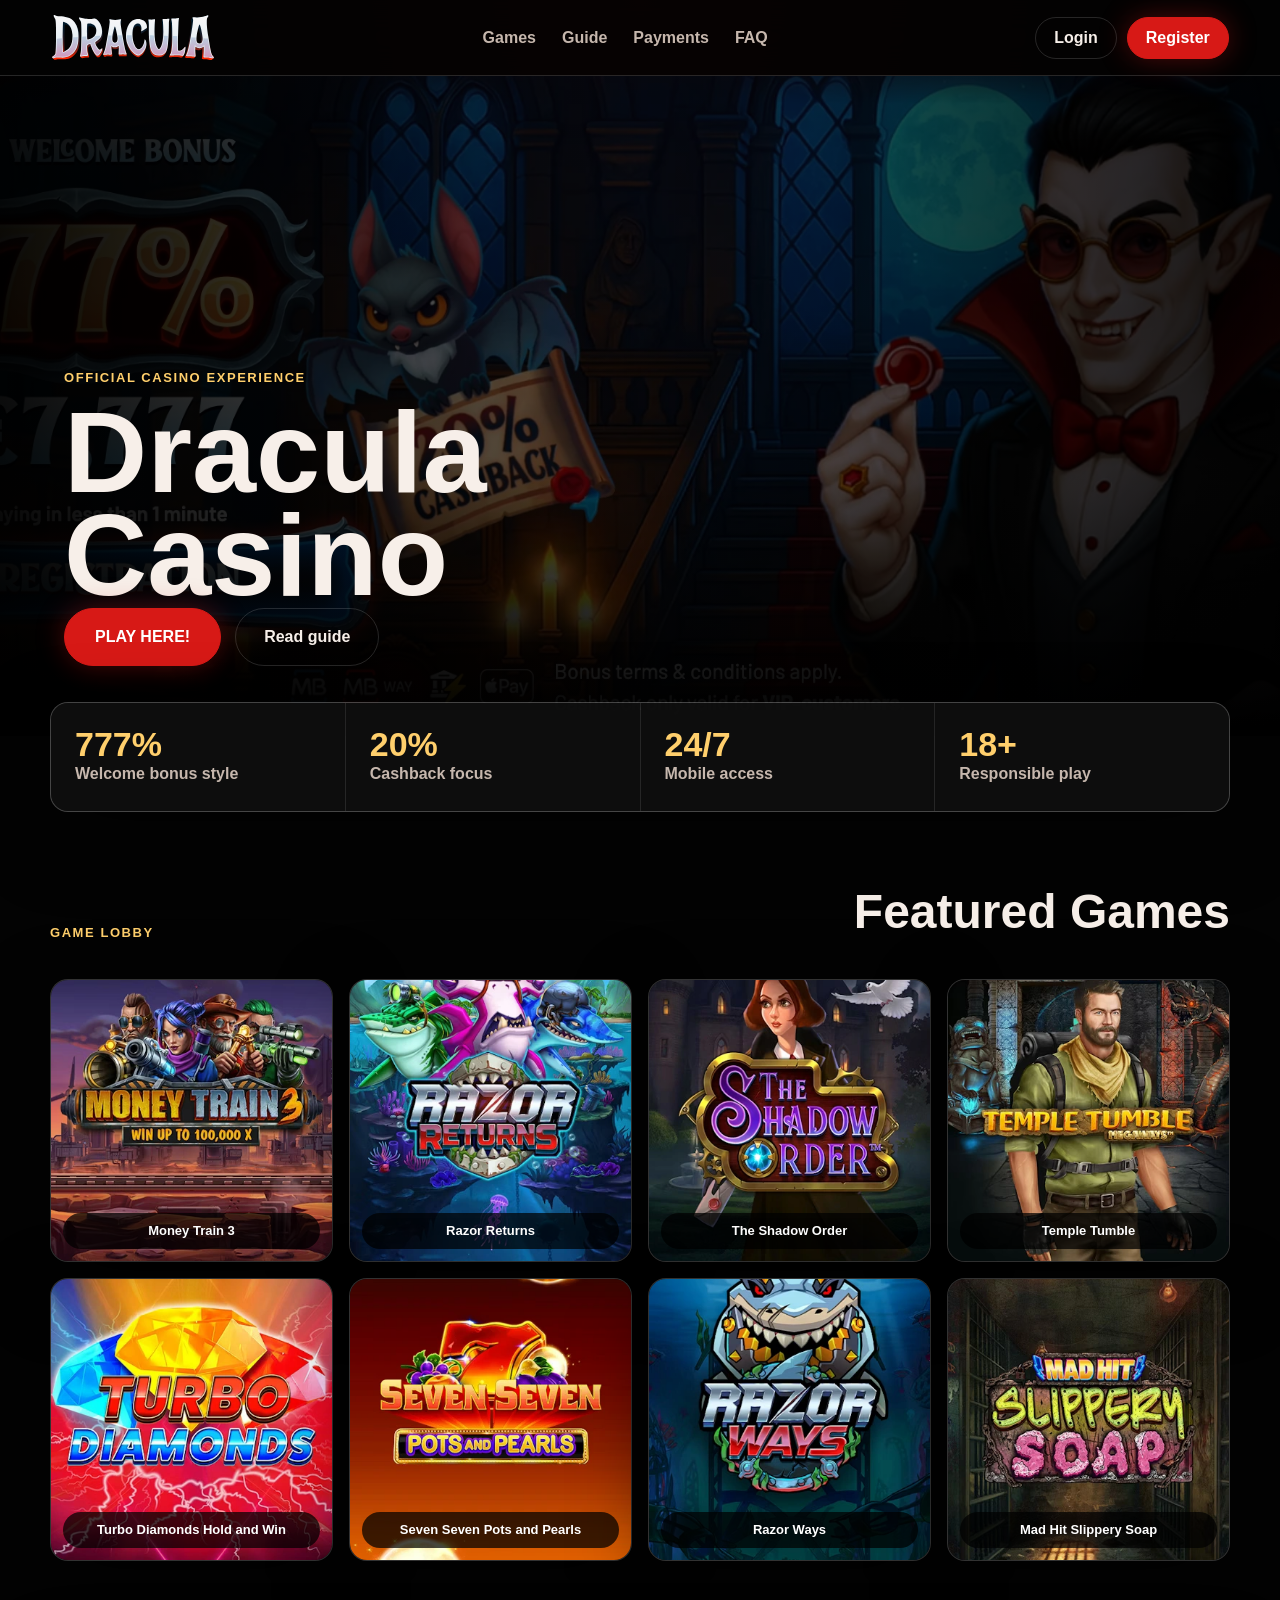
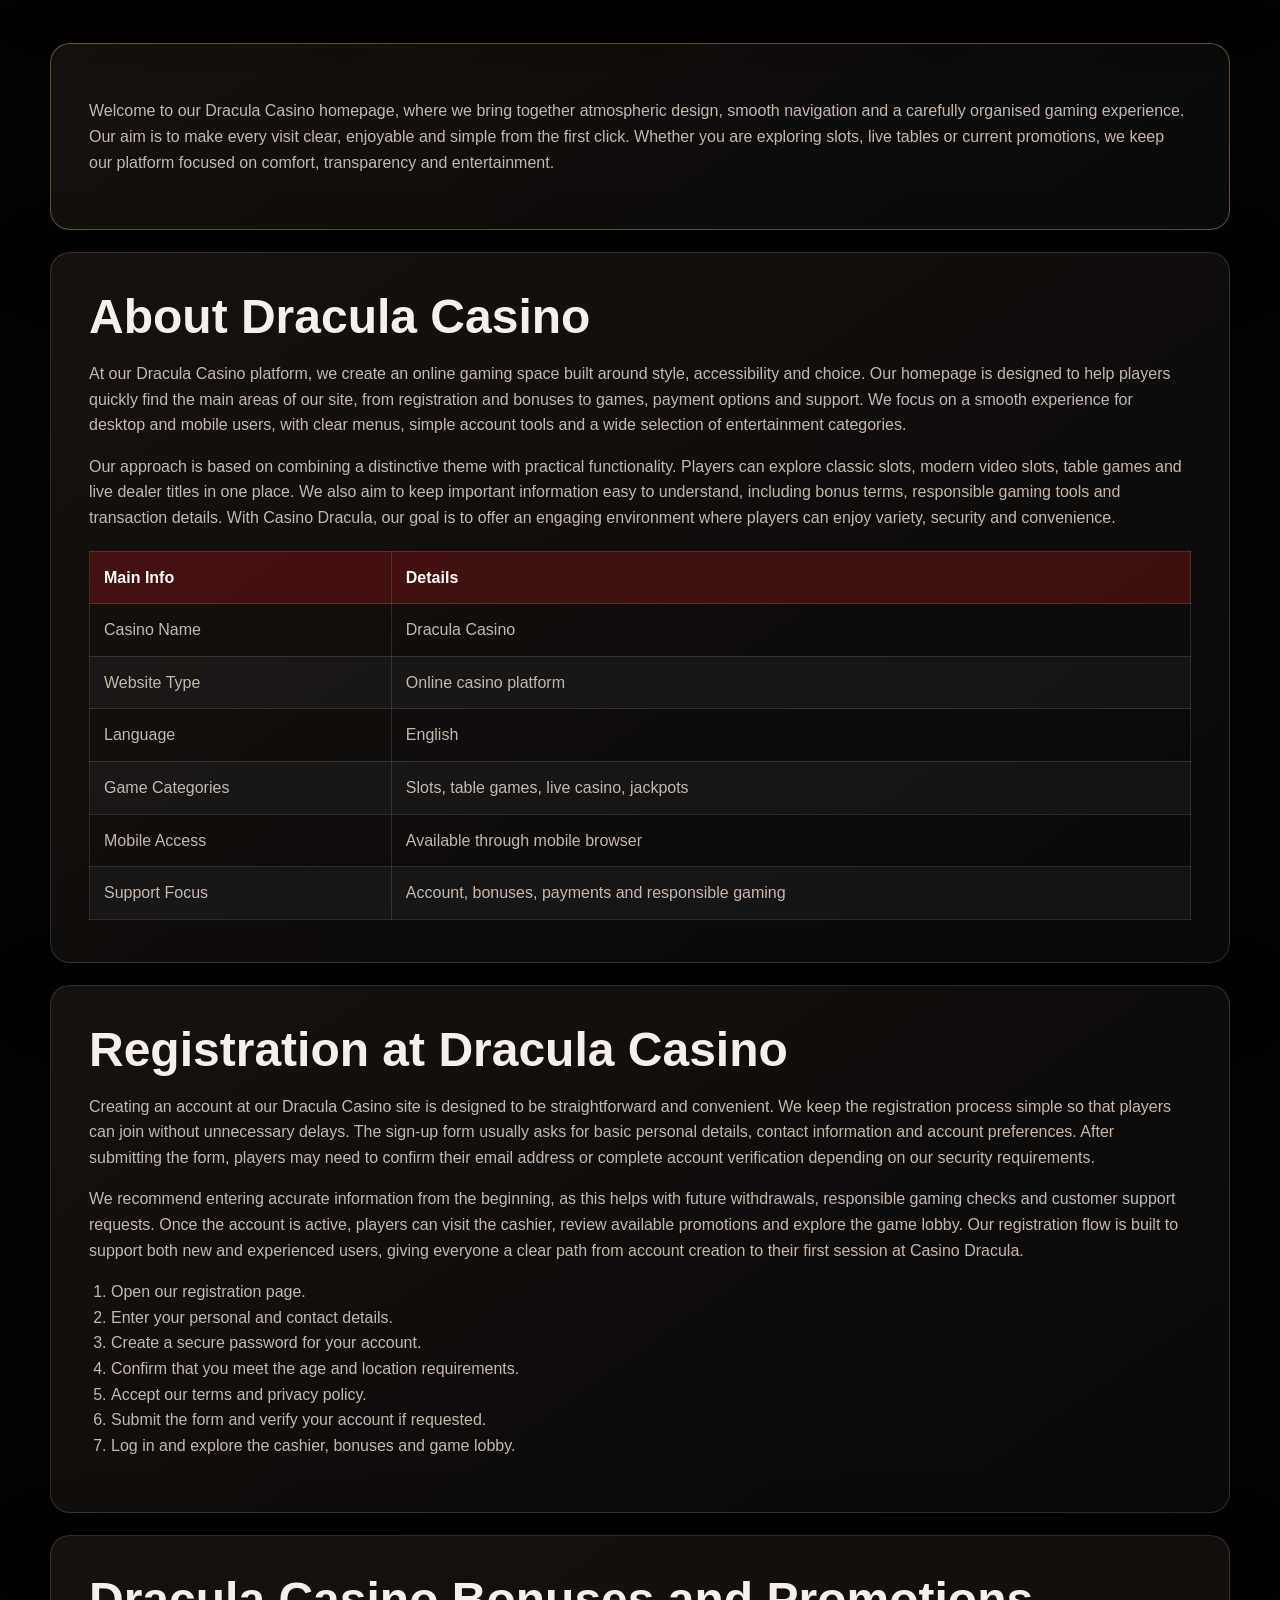
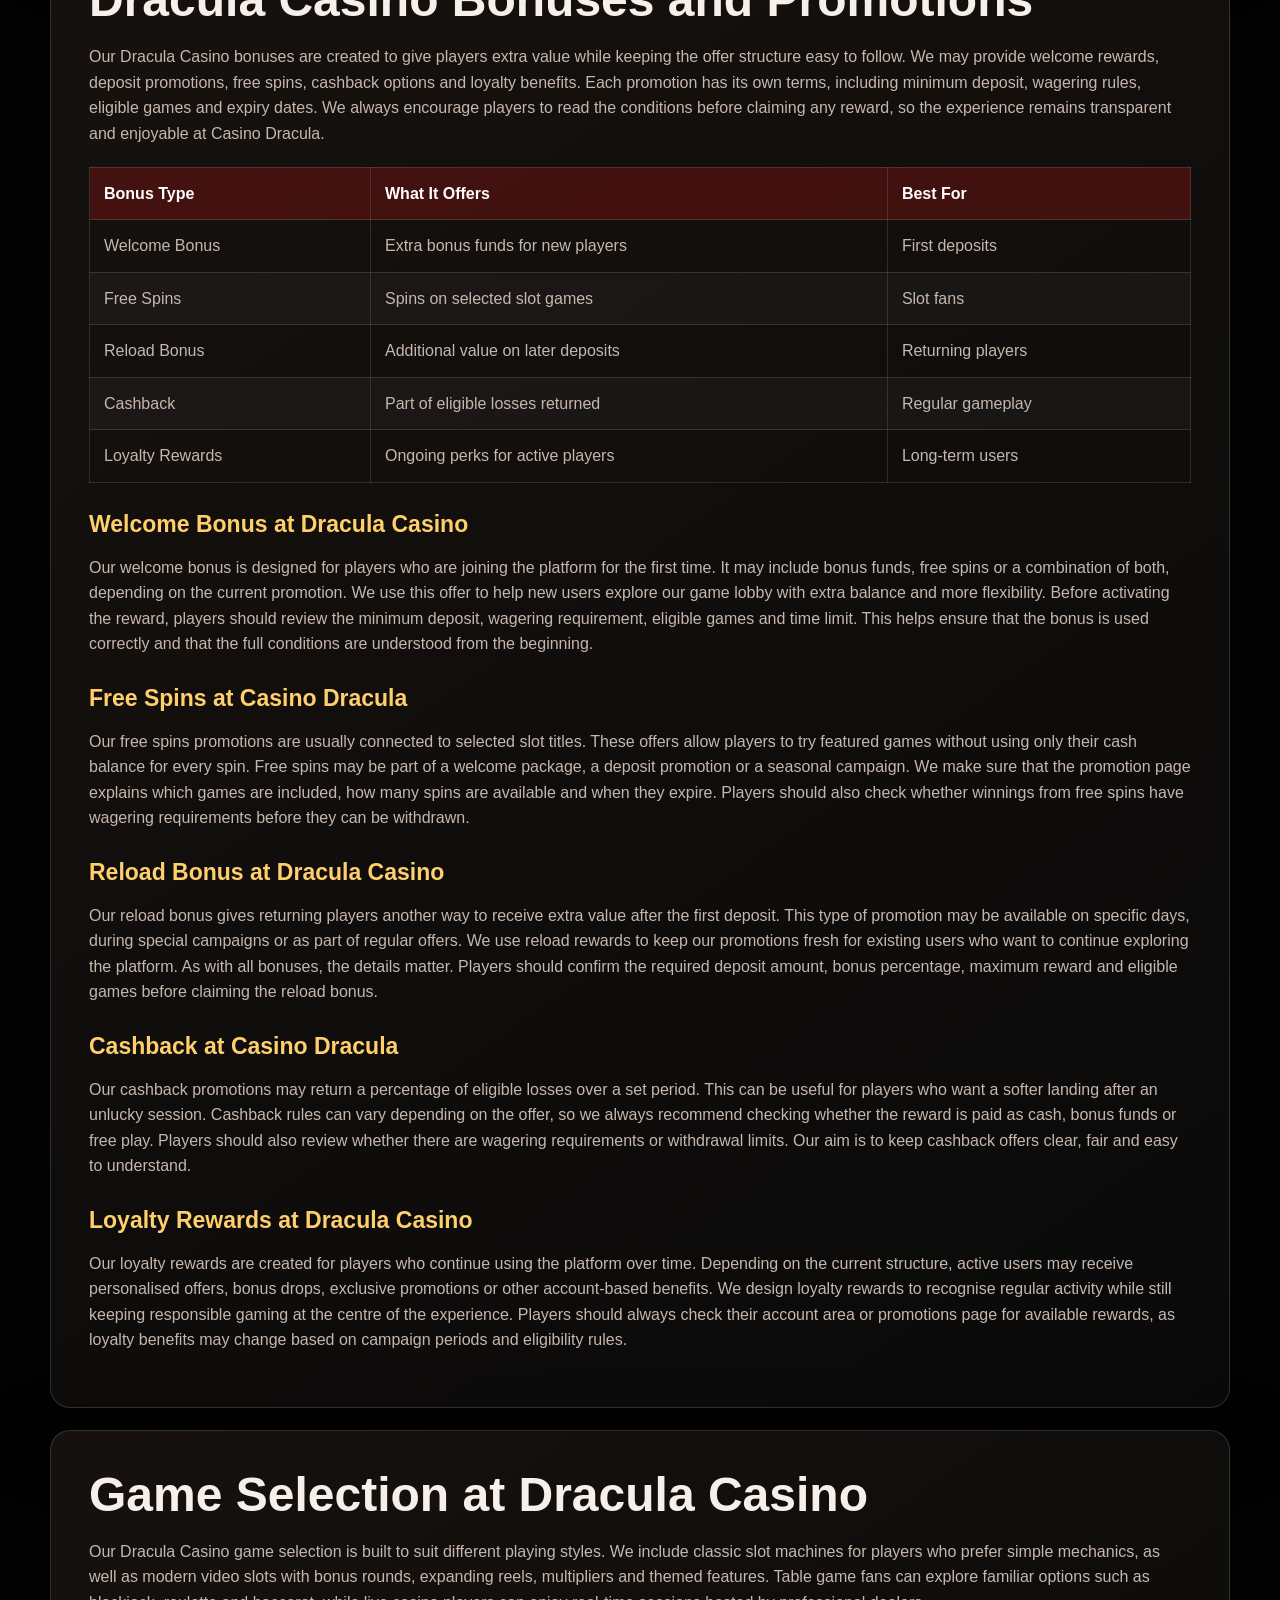
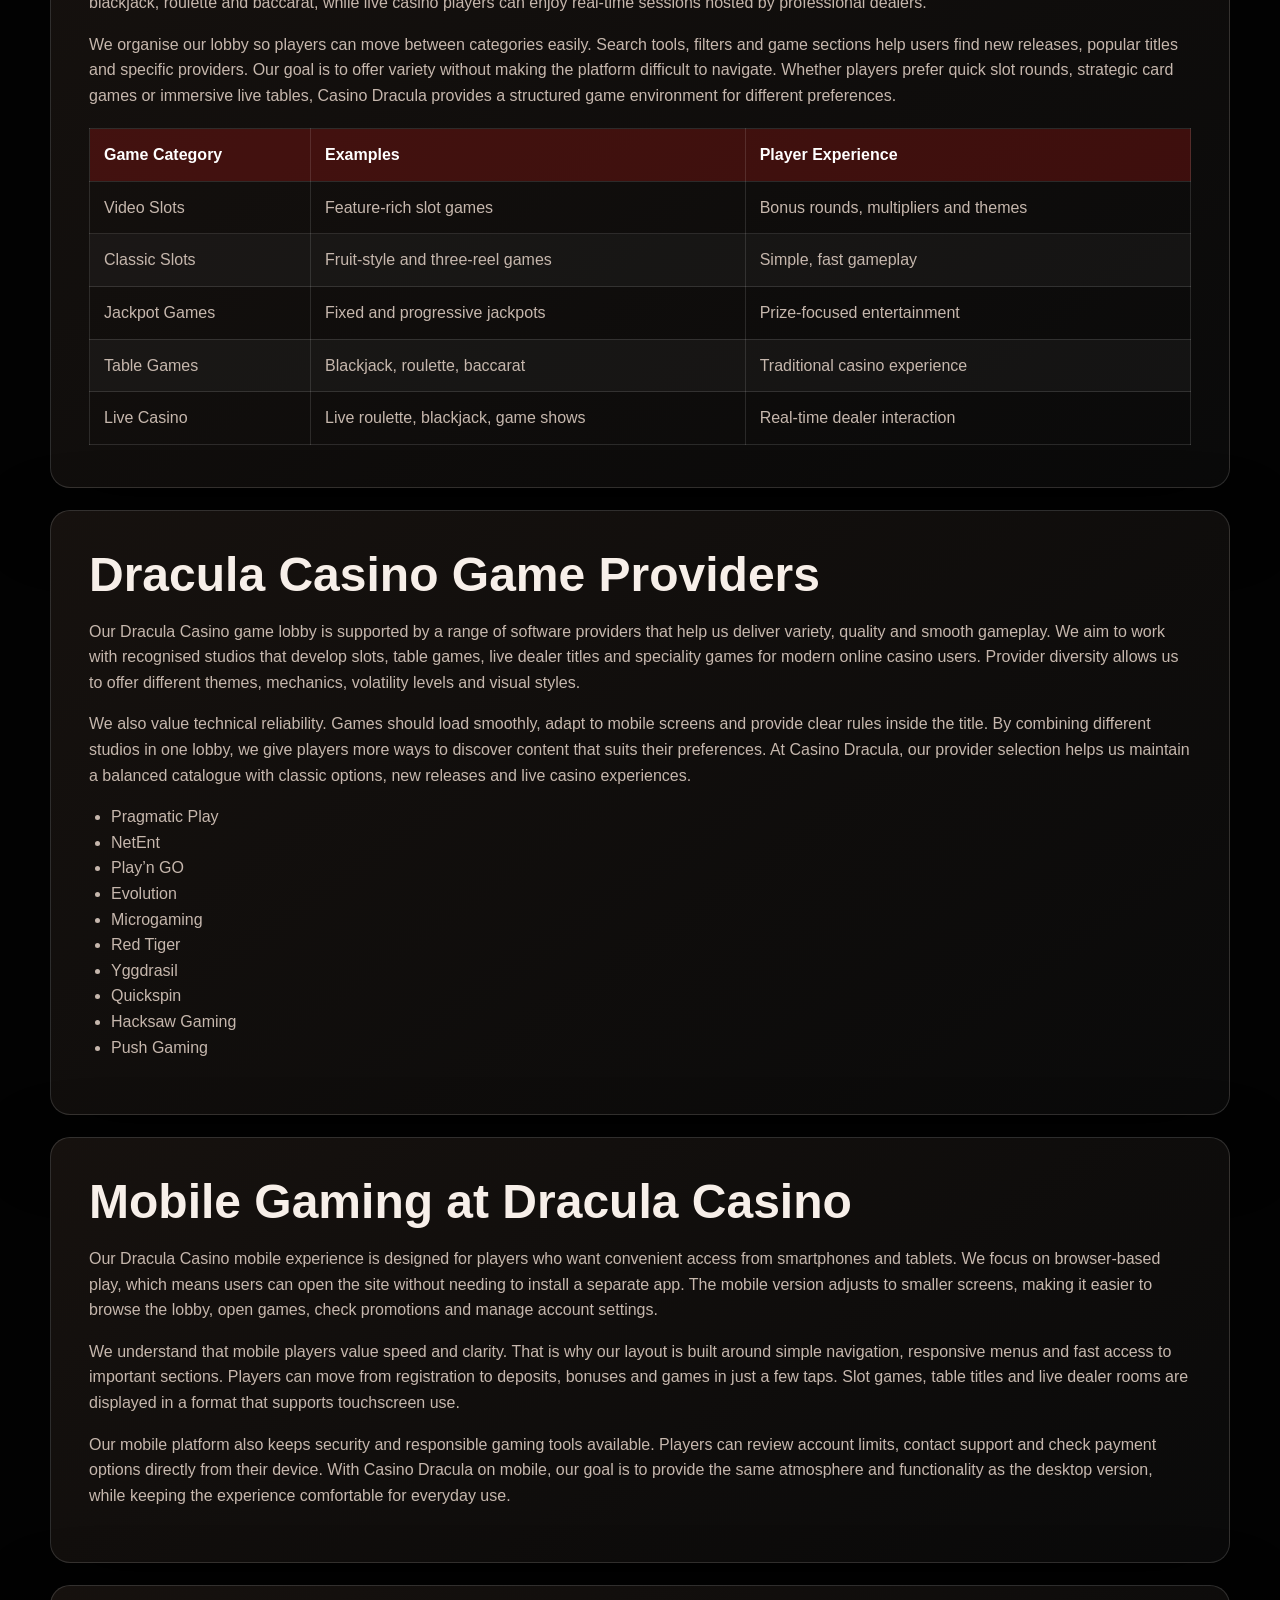
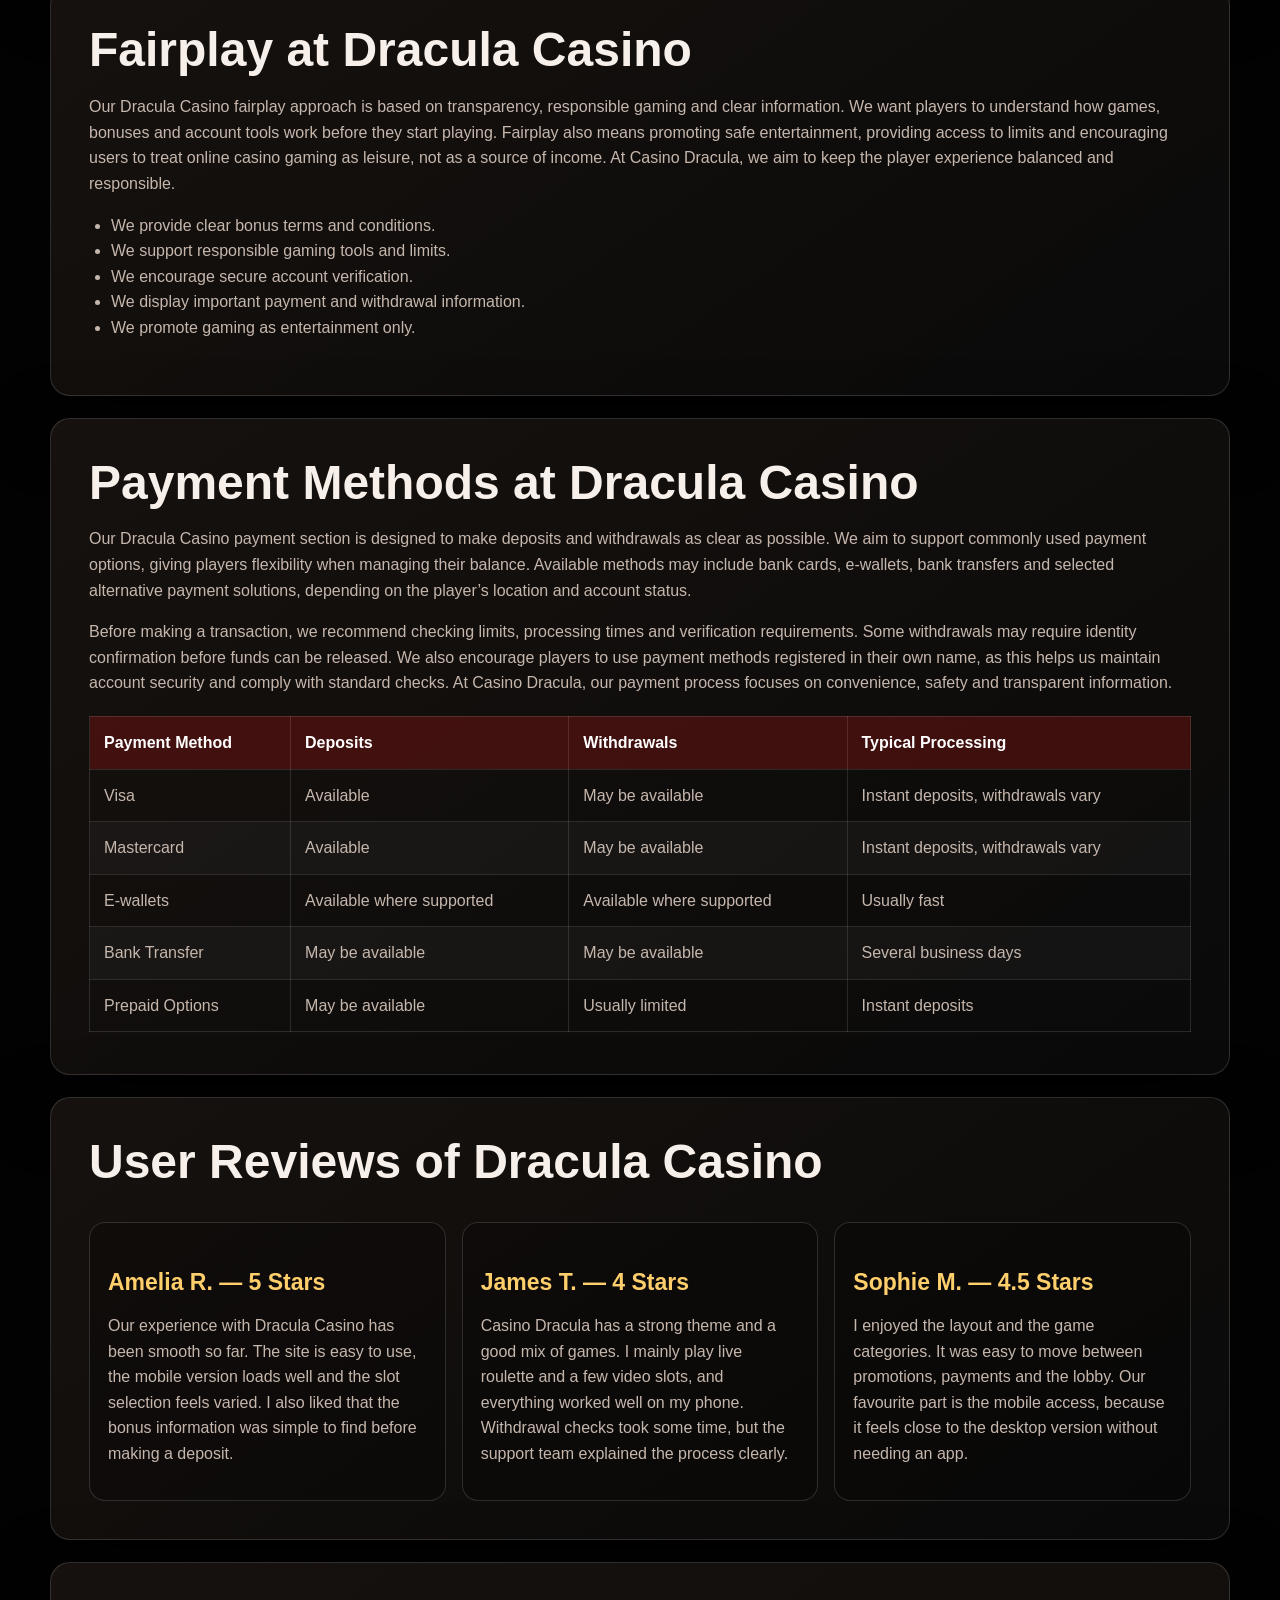
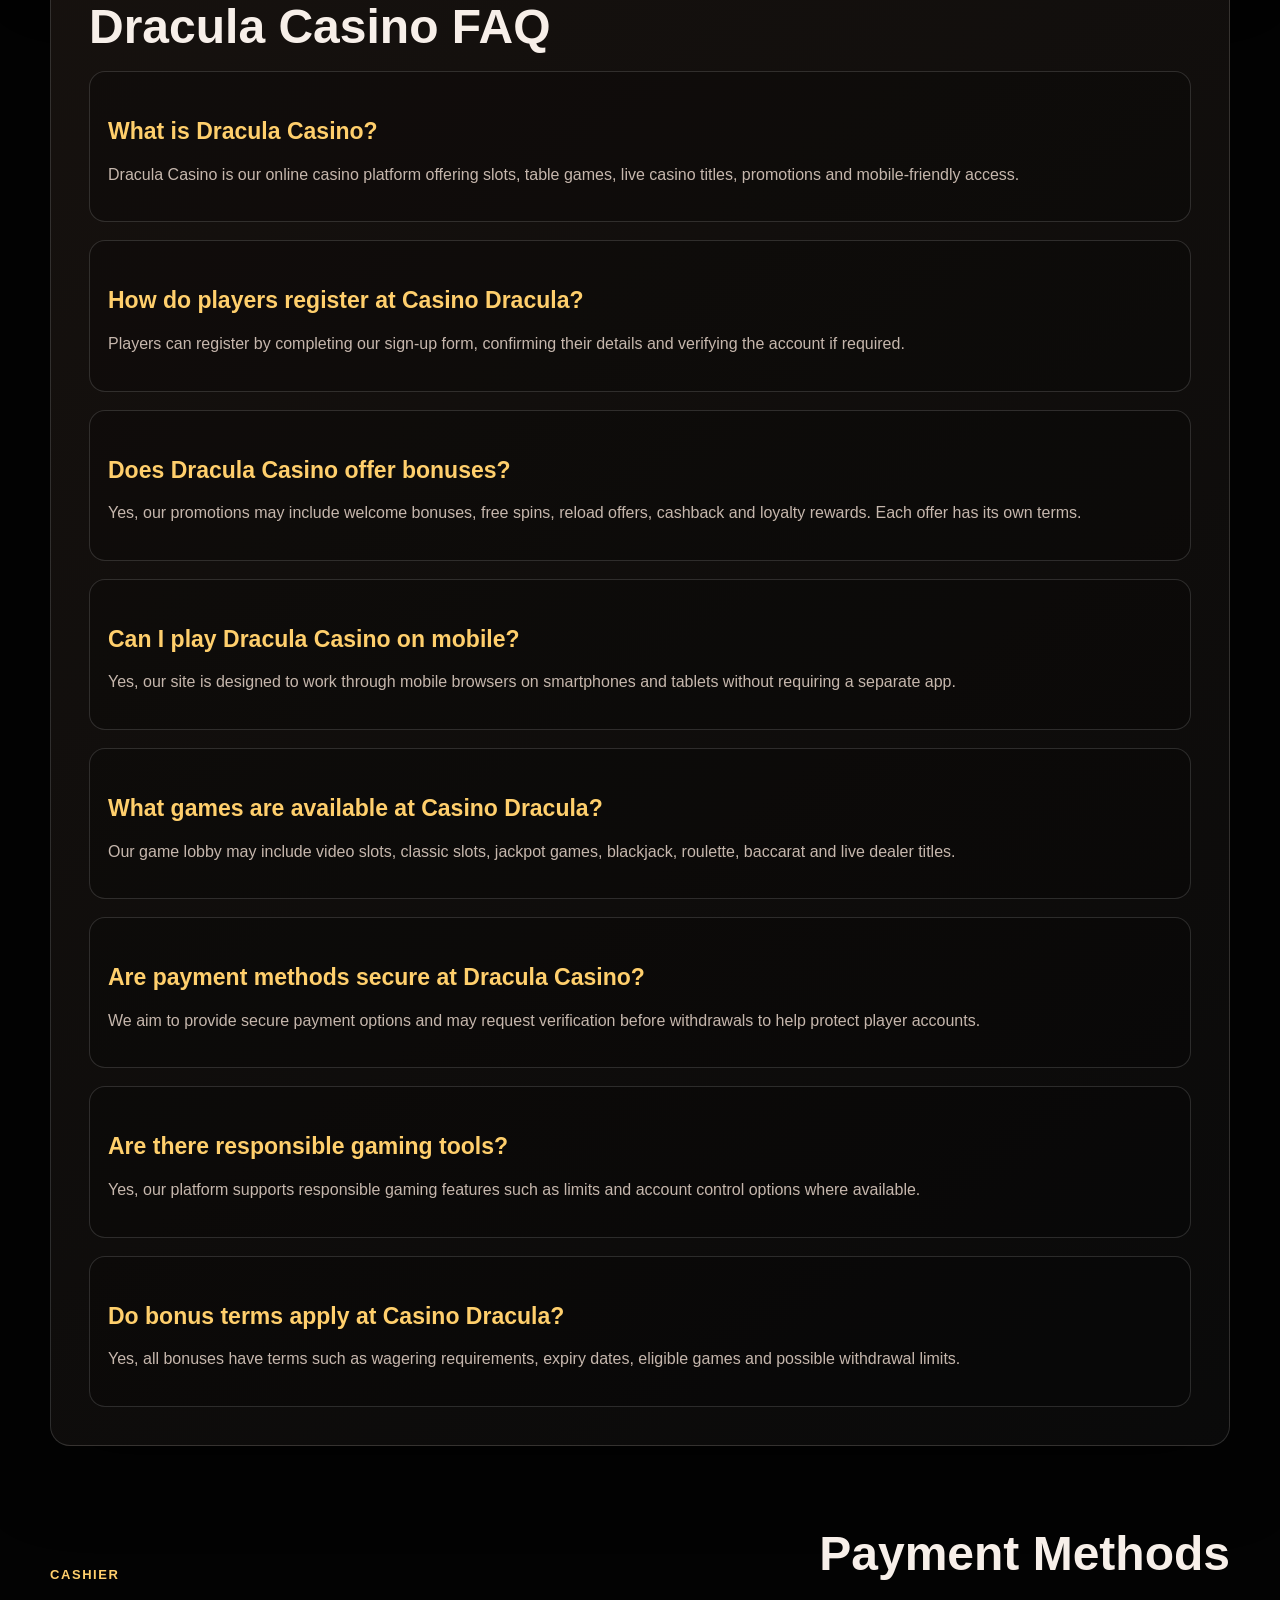
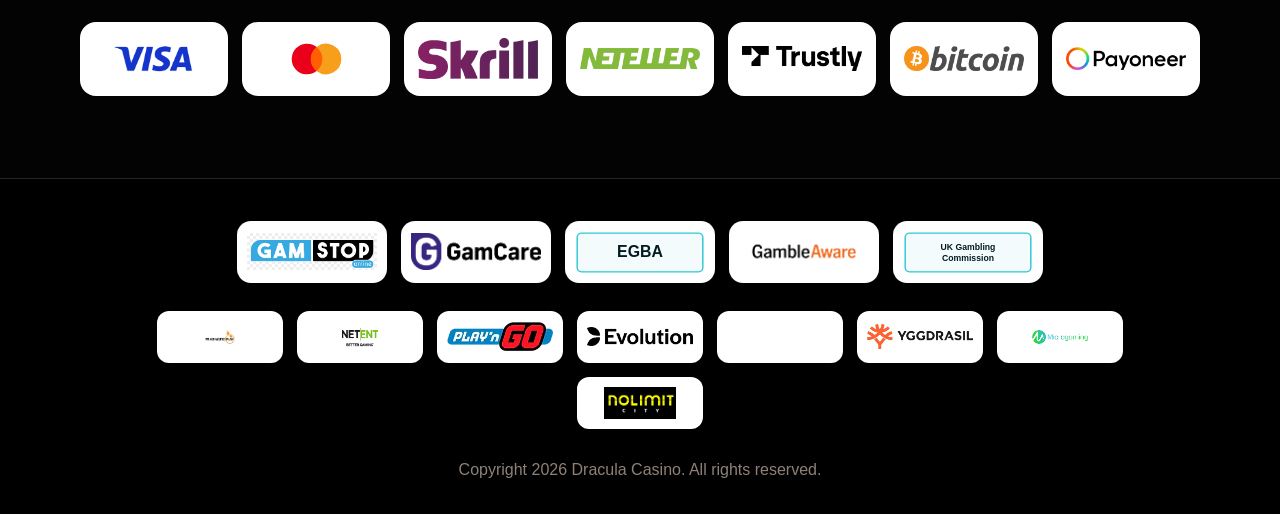
<file: index.html>
<!DOCTYPE html>
<html lang="en">
<head>
  <meta charset="UTF-8">
  <meta name="viewport" content="width=device-width, initial-scale=1.0">
  <meta name="description" content="Join our Dracula Casino official homepage to explore welcome bonus offers, online slots, live casino games, secure payments, mobile play and current promotions.">
  <title>Dracula Casino Official Site | Welcome Bonus &amp; Online Casino Games</title>
  <link rel="canonical" href="/en-gb/">
  <link rel="alternate" hreflang="en" href="/en-gb/">
  <link rel="icon" href="dracula casino images/favicon (6).ico">
  <link rel="stylesheet" href="styles.css">
</head>
<body>
  <header class="site-header">
    <a class="brand" href="/" aria-label="Dracula Casino home">
      <img src="dracula casino images/dracula casino.svg" alt="Dracula Casino logo">
    </a>
    <nav class="main-nav" aria-label="Main navigation">
      <a href="#games">Games</a>
      <a href="#content">Guide</a>
      <a href="#payments">Payments</a>
      <a href="#faq">FAQ</a>
    </nav>
    <div class="header-actions">
      <a class="ghost-button" href="/go/">Login</a>
      <a class="solid-button" href="/go/">Register</a>
    </div>
  </header>

  <main>
    <section class="hero">
      <div class="hero-bg">
        <img src="dracula casino images/dracula casino.webp" alt="Dracula Casino banner">
      </div>
      <div class="hero-content">
        <p class="eyebrow">Official Casino Experience</p>
        <h1>Dracula Casino</h1>
        <div class="hero-actions">
          <a class="cta-button" href="/go/">Play here!</a>
          <a class="outline-button" href="#content">Read guide</a>
        </div>
      </div>
    </section>

    <section class="stats-strip" aria-label="Casino highlights">
      <div><strong>777%</strong><span>Welcome bonus style</span></div>
      <div><strong>20%</strong><span>Cashback focus</span></div>
      <div><strong>24/7</strong><span>Mobile access</span></div>
      <div><strong>18+</strong><span>Responsible play</span></div>
    </section>

    <section class="games-band" id="games" aria-labelledby="games-title">
      <div class="section-heading">
        <p class="eyebrow">Game lobby</p>
        <h2 id="games-title">Featured Games</h2>
      </div>
      <div class="games-grid">
          <article class="game-card"><img src="game images/money-train-3.webp" alt="Money Train 3"><span>Money Train 3</span></article>
          <article class="game-card"><img src="game images/razor-returns.webp" alt="Razor Returns"><span>Razor Returns</span></article>
          <article class="game-card"><img src="game images/the-shadow-order-pushgaming.webp" alt="The Shadow Order"><span>The Shadow Order</span></article>
          <article class="game-card"><img src="game images/temple-tumble.webp" alt="Temple Tumble"><span>Temple Tumble</span></article>
          <article class="game-card"><img src="game images/turbo-diamonds-hold-and-win.webp" alt="Turbo Diamonds Hold and Win"><span>Turbo Diamonds Hold and Win</span></article>
          <article class="game-card"><img src="game images/seven-seven-pots-and-pearls.webp" alt="Seven Seven Pots and Pearls"><span>Seven Seven Pots and Pearls</span></article>
          <article class="game-card"><img src="game images/razor-ways.webp" alt="Razor Ways"><span>Razor Ways</span></article>
          <article class="game-card"><img src="game images/mad-hit-slippery-soap.webp" alt="Mad Hit Slippery Soap"><span>Mad Hit Slippery Soap</span></article>
      </div>
    </section>

    <section class="content-shell" id="content" aria-label="Dracula Casino homepage content">
      <section>
  <p>Welcome to our Dracula Casino homepage, where we bring together atmospheric design, smooth navigation and a carefully organised gaming experience. Our aim is to make every visit clear, enjoyable and simple from the first click. Whether you are exploring slots, live tables or current promotions, we keep our platform focused on comfort, transparency and entertainment.</p>
</section>

<section>
  <h2>About Dracula Casino</h2>
  <p>At our Dracula Casino platform, we create an online gaming space built around style, accessibility and choice. Our homepage is designed to help players quickly find the main areas of our site, from registration and bonuses to games, payment options and support. We focus on a smooth experience for desktop and mobile users, with clear menus, simple account tools and a wide selection of entertainment categories.</p>
  <p>Our approach is based on combining a distinctive theme with practical functionality. Players can explore classic slots, modern video slots, table games and live dealer titles in one place. We also aim to keep important information easy to understand, including bonus terms, responsible gaming tools and transaction details. With Casino Dracula, our goal is to offer an engaging environment where players can enjoy variety, security and convenience.</p>

  <table>
    <thead>
      <tr>
        <th>Main Info</th>
        <th>Details</th>
      </tr>
    </thead>
    <tbody>
      <tr>
        <td>Casino Name</td>
        <td>Dracula Casino</td>
      </tr>
      <tr>
        <td>Website Type</td>
        <td>Online casino platform</td>
      </tr>
      <tr>
        <td>Language</td>
        <td>English</td>
      </tr>
      <tr>
        <td>Game Categories</td>
        <td>Slots, table games, live casino, jackpots</td>
      </tr>
      <tr>
        <td>Mobile Access</td>
        <td>Available through mobile browser</td>
      </tr>
      <tr>
        <td>Support Focus</td>
        <td>Account, bonuses, payments and responsible gaming</td>
      </tr>
    </tbody>
  </table>
</section>

<section>
  <h2>Registration at Dracula Casino</h2>
  <p>Creating an account at our Dracula Casino site is designed to be straightforward and convenient. We keep the registration process simple so that players can join without unnecessary delays. The sign-up form usually asks for basic personal details, contact information and account preferences. After submitting the form, players may need to confirm their email address or complete account verification depending on our security requirements.</p>
  <p>We recommend entering accurate information from the beginning, as this helps with future withdrawals, responsible gaming checks and customer support requests. Once the account is active, players can visit the cashier, review available promotions and explore the game lobby. Our registration flow is built to support both new and experienced users, giving everyone a clear path from account creation to their first session at Casino Dracula.</p>

  <ol>
    <li>Open our registration page.</li>
    <li>Enter your personal and contact details.</li>
    <li>Create a secure password for your account.</li>
    <li>Confirm that you meet the age and location requirements.</li>
    <li>Accept our terms and privacy policy.</li>
    <li>Submit the form and verify your account if requested.</li>
    <li>Log in and explore the cashier, bonuses and game lobby.</li>
  </ol>
</section>

<section>
  <h2>Dracula Casino Bonuses and Promotions</h2>
  <p>Our Dracula Casino bonuses are created to give players extra value while keeping the offer structure easy to follow. We may provide welcome rewards, deposit promotions, free spins, cashback options and loyalty benefits. Each promotion has its own terms, including minimum deposit, wagering rules, eligible games and expiry dates. We always encourage players to read the conditions before claiming any reward, so the experience remains transparent and enjoyable at Casino Dracula.</p>

  <table>
    <thead>
      <tr>
        <th>Bonus Type</th>
        <th>What It Offers</th>
        <th>Best For</th>
      </tr>
    </thead>
    <tbody>
      <tr>
        <td>Welcome Bonus</td>
        <td>Extra bonus funds for new players</td>
        <td>First deposits</td>
      </tr>
      <tr>
        <td>Free Spins</td>
        <td>Spins on selected slot games</td>
        <td>Slot fans</td>
      </tr>
      <tr>
        <td>Reload Bonus</td>
        <td>Additional value on later deposits</td>
        <td>Returning players</td>
      </tr>
      <tr>
        <td>Cashback</td>
        <td>Part of eligible losses returned</td>
        <td>Regular gameplay</td>
      </tr>
      <tr>
        <td>Loyalty Rewards</td>
        <td>Ongoing perks for active players</td>
        <td>Long-term users</td>
      </tr>
    </tbody>
  </table>

  <h3>Welcome Bonus at Dracula Casino</h3>
  <p>Our welcome bonus is designed for players who are joining the platform for the first time. It may include bonus funds, free spins or a combination of both, depending on the current promotion. We use this offer to help new users explore our game lobby with extra balance and more flexibility. Before activating the reward, players should review the minimum deposit, wagering requirement, eligible games and time limit. This helps ensure that the bonus is used correctly and that the full conditions are understood from the beginning.</p>

  <h3>Free Spins at Casino Dracula</h3>
  <p>Our free spins promotions are usually connected to selected slot titles. These offers allow players to try featured games without using only their cash balance for every spin. Free spins may be part of a welcome package, a deposit promotion or a seasonal campaign. We make sure that the promotion page explains which games are included, how many spins are available and when they expire. Players should also check whether winnings from free spins have wagering requirements before they can be withdrawn.</p>

  <h3>Reload Bonus at Dracula Casino</h3>
  <p>Our reload bonus gives returning players another way to receive extra value after the first deposit. This type of promotion may be available on specific days, during special campaigns or as part of regular offers. We use reload rewards to keep our promotions fresh for existing users who want to continue exploring the platform. As with all bonuses, the details matter. Players should confirm the required deposit amount, bonus percentage, maximum reward and eligible games before claiming the reload bonus.</p>

  <h3>Cashback at Casino Dracula</h3>
  <p>Our cashback promotions may return a percentage of eligible losses over a set period. This can be useful for players who want a softer landing after an unlucky session. Cashback rules can vary depending on the offer, so we always recommend checking whether the reward is paid as cash, bonus funds or free play. Players should also review whether there are wagering requirements or withdrawal limits. Our aim is to keep cashback offers clear, fair and easy to understand.</p>

  <h3>Loyalty Rewards at Dracula Casino</h3>
  <p>Our loyalty rewards are created for players who continue using the platform over time. Depending on the current structure, active users may receive personalised offers, bonus drops, exclusive promotions or other account-based benefits. We design loyalty rewards to recognise regular activity while still keeping responsible gaming at the centre of the experience. Players should always check their account area or promotions page for available rewards, as loyalty benefits may change based on campaign periods and eligibility rules.</p>
</section>

<section>
  <h2>Game Selection at Dracula Casino</h2>
  <p>Our Dracula Casino game selection is built to suit different playing styles. We include classic slot machines for players who prefer simple mechanics, as well as modern video slots with bonus rounds, expanding reels, multipliers and themed features. Table game fans can explore familiar options such as blackjack, roulette and baccarat, while live casino players can enjoy real-time sessions hosted by professional dealers.</p>
  <p>We organise our lobby so players can move between categories easily. Search tools, filters and game sections help users find new releases, popular titles and specific providers. Our goal is to offer variety without making the platform difficult to navigate. Whether players prefer quick slot rounds, strategic card games or immersive live tables, Casino Dracula provides a structured game environment for different preferences.</p>

  <table>
    <thead>
      <tr>
        <th>Game Category</th>
        <th>Examples</th>
        <th>Player Experience</th>
      </tr>
    </thead>
    <tbody>
      <tr>
        <td>Video Slots</td>
        <td>Feature-rich slot games</td>
        <td>Bonus rounds, multipliers and themes</td>
      </tr>
      <tr>
        <td>Classic Slots</td>
        <td>Fruit-style and three-reel games</td>
        <td>Simple, fast gameplay</td>
      </tr>
      <tr>
        <td>Jackpot Games</td>
        <td>Fixed and progressive jackpots</td>
        <td>Prize-focused entertainment</td>
      </tr>
      <tr>
        <td>Table Games</td>
        <td>Blackjack, roulette, baccarat</td>
        <td>Traditional casino experience</td>
      </tr>
      <tr>
        <td>Live Casino</td>
        <td>Live roulette, blackjack, game shows</td>
        <td>Real-time dealer interaction</td>
      </tr>
    </tbody>
  </table>
</section>

<section>
  <h2>Dracula Casino Game Providers</h2>
  <p>Our Dracula Casino game lobby is supported by a range of software providers that help us deliver variety, quality and smooth gameplay. We aim to work with recognised studios that develop slots, table games, live dealer titles and speciality games for modern online casino users. Provider diversity allows us to offer different themes, mechanics, volatility levels and visual styles.</p>
  <p>We also value technical reliability. Games should load smoothly, adapt to mobile screens and provide clear rules inside the title. By combining different studios in one lobby, we give players more ways to discover content that suits their preferences. At Casino Dracula, our provider selection helps us maintain a balanced catalogue with classic options, new releases and live casino experiences.</p>

  <ul>
    <li>Pragmatic Play</li>
    <li>NetEnt</li>
    <li>Play’n GO</li>
    <li>Evolution</li>
    <li>Microgaming</li>
    <li>Red Tiger</li>
    <li>Yggdrasil</li>
    <li>Quickspin</li>
    <li>Hacksaw Gaming</li>
    <li>Push Gaming</li>
  </ul>
</section>

<section>
  <h2>Mobile Gaming at Dracula Casino</h2>
  <p>Our Dracula Casino mobile experience is designed for players who want convenient access from smartphones and tablets. We focus on browser-based play, which means users can open the site without needing to install a separate app. The mobile version adjusts to smaller screens, making it easier to browse the lobby, open games, check promotions and manage account settings.</p>
  <p>We understand that mobile players value speed and clarity. That is why our layout is built around simple navigation, responsive menus and fast access to important sections. Players can move from registration to deposits, bonuses and games in just a few taps. Slot games, table titles and live dealer rooms are displayed in a format that supports touchscreen use.</p>
  <p>Our mobile platform also keeps security and responsible gaming tools available. Players can review account limits, contact support and check payment options directly from their device. With Casino Dracula on mobile, our goal is to provide the same atmosphere and functionality as the desktop version, while keeping the experience comfortable for everyday use.</p>
</section>

<section>
  <h2>Fairplay at Dracula Casino</h2>
  <p>Our Dracula Casino fairplay approach is based on transparency, responsible gaming and clear information. We want players to understand how games, bonuses and account tools work before they start playing. Fairplay also means promoting safe entertainment, providing access to limits and encouraging users to treat online casino gaming as leisure, not as a source of income. At Casino Dracula, we aim to keep the player experience balanced and responsible.</p>

  <ul>
    <li>We provide clear bonus terms and conditions.</li>
    <li>We support responsible gaming tools and limits.</li>
    <li>We encourage secure account verification.</li>
    <li>We display important payment and withdrawal information.</li>
    <li>We promote gaming as entertainment only.</li>
  </ul>
</section>

<section>
  <h2>Payment Methods at Dracula Casino</h2>
  <p>Our Dracula Casino payment section is designed to make deposits and withdrawals as clear as possible. We aim to support commonly used payment options, giving players flexibility when managing their balance. Available methods may include bank cards, e-wallets, bank transfers and selected alternative payment solutions, depending on the player’s location and account status.</p>
  <p>Before making a transaction, we recommend checking limits, processing times and verification requirements. Some withdrawals may require identity confirmation before funds can be released. We also encourage players to use payment methods registered in their own name, as this helps us maintain account security and comply with standard checks. At Casino Dracula, our payment process focuses on convenience, safety and transparent information.</p>

  <table>
    <thead>
      <tr>
        <th>Payment Method</th>
        <th>Deposits</th>
        <th>Withdrawals</th>
        <th>Typical Processing</th>
      </tr>
    </thead>
    <tbody>
      <tr>
        <td>Visa</td>
        <td>Available</td>
        <td>May be available</td>
        <td>Instant deposits, withdrawals vary</td>
      </tr>
      <tr>
        <td>Mastercard</td>
        <td>Available</td>
        <td>May be available</td>
        <td>Instant deposits, withdrawals vary</td>
      </tr>
      <tr>
        <td>E-wallets</td>
        <td>Available where supported</td>
        <td>Available where supported</td>
        <td>Usually fast</td>
      </tr>
      <tr>
        <td>Bank Transfer</td>
        <td>May be available</td>
        <td>May be available</td>
        <td>Several business days</td>
      </tr>
      <tr>
        <td>Prepaid Options</td>
        <td>May be available</td>
        <td>Usually limited</td>
        <td>Instant deposits</td>
      </tr>
    </tbody>
  </table>
</section>

<section>
  <h2>User Reviews of Dracula Casino</h2>

  <article>
    <h3>Amelia R. — 5 Stars</h3>
    <p>Our experience with Dracula Casino has been smooth so far. The site is easy to use, the mobile version loads well and the slot selection feels varied. I also liked that the bonus information was simple to find before making a deposit.</p>
  </article>

  <article>
    <h3>James T. — 4 Stars</h3>
    <p>Casino Dracula has a strong theme and a good mix of games. I mainly play live roulette and a few video slots, and everything worked well on my phone. Withdrawal checks took some time, but the support team explained the process clearly.</p>
  </article>

  <article>
    <h3>Sophie M. — 4.5 Stars</h3>
    <p>I enjoyed the layout and the game categories. It was easy to move between promotions, payments and the lobby. Our favourite part is the mobile access, because it feels close to the desktop version without needing an app.</p>
  </article>
</section>

<section>
  <h2>Dracula Casino FAQ</h2>

  <div>
    <h3>What is Dracula Casino?</h3>
    <p>Dracula Casino is our online casino platform offering slots, table games, live casino titles, promotions and mobile-friendly access.</p>
  </div>

  <div>
    <h3>How do players register at Casino Dracula?</h3>
    <p>Players can register by completing our sign-up form, confirming their details and verifying the account if required.</p>
  </div>

  <div>
    <h3>Does Dracula Casino offer bonuses?</h3>
    <p>Yes, our promotions may include welcome bonuses, free spins, reload offers, cashback and loyalty rewards. Each offer has its own terms.</p>
  </div>

  <div>
    <h3>Can I play Dracula Casino on mobile?</h3>
    <p>Yes, our site is designed to work through mobile browsers on smartphones and tablets without requiring a separate app.</p>
  </div>

  <div>
    <h3>What games are available at Casino Dracula?</h3>
    <p>Our game lobby may include video slots, classic slots, jackpot games, blackjack, roulette, baccarat and live dealer titles.</p>
  </div>

  <div>
    <h3>Are payment methods secure at Dracula Casino?</h3>
    <p>We aim to provide secure payment options and may request verification before withdrawals to help protect player accounts.</p>
  </div>

  <div>
    <h3>Are there responsible gaming tools?</h3>
    <p>Yes, our platform supports responsible gaming features such as limits and account control options where available.</p>
  </div>

  <div>
    <h3>Do bonus terms apply at Casino Dracula?</h3>
    <p>Yes, all bonuses have terms such as wagering requirements, expiry dates, eligible games and possible withdrawal limits.</p>
  </div>
</section>

    </section>

    <section class="payments-band" id="payments" aria-labelledby="payments-title">
      <div class="section-heading">
        <p class="eyebrow">Cashier</p>
        <h2 id="payments-title">Payment Methods</h2>
      </div>
      <div class="payment-grid">
          <img src="payment methods/visa-method.png" alt="Visa">
          <img src="payment methods/mastercard-method.svg" alt="Mastercard">
          <img src="payment methods/skrill-method.png" alt="Skrill">
          <img src="payment methods/neteller-method.png" alt="Neteller">
          <img src="payment methods/trustly-method.webp" alt="Trustly">
          <img src="payment methods/bitcoin-method.png" alt="Bitcoin">
          <img src="payment methods/payoneer-method.png" alt="Payoneer">
      </div>
    </section>
  </main>

  <footer class="site-footer">
    <section class="trust-row" aria-label="Trust organisations">
      <a href="https://www.gamstop.co.uk/" target="_blank" rel="noopener noreferrer"><img src="trust badges/gamstop.png" alt="Gamstop"></a>
      <a href="https://www.gamcare.org.uk/" target="_blank" rel="noopener noreferrer"><img src="trust badges/GamCare.png" alt="GamCare"></a>
      <a href="https://www.egba.eu/" target="_blank" rel="noopener noreferrer"><img src="trust badges/egba.svg" alt="EGBA"></a>
      <a href="https://www.begambleaware.org/" target="_blank" rel="noopener noreferrer"><img src="trust badges/gambleaware.png" alt="BeGambleAware"></a>
      <a href="https://www.gamblingcommission.gov.uk/" target="_blank" rel="noopener noreferrer"><img src="trust badges/uk-gambling-commission.svg" alt="UK Gambling Commission"></a>
    </section>
    <section class="provider-row" aria-label="Game providers">
      <img src="providers/pragmatic-play-logo-png.png" alt="Pragmatic Play">
          <img src="providers/netentlogo.png" alt="NetEnt">
          <img src="providers/playngo.webp" alt="Play n GO">
          <img src="providers/evolution.png" alt="Evolution">
          <img src="providers/quickspin.png" alt="Quickspin">
          <img src="providers/Yggdrasil Gaming_Logo_1.png" alt="Yggdrasil Gaming">
          <img src="providers/microgaming-logo.png" alt="Microgaming">
          <img src="providers/nolimit city.png" alt="Nolimit City">
    </section>
    <p>Copyright 2026 Dracula Casino. All rights reserved.</p>
  </footer>

  <script src="script.js"></script>
</body>
</html>
</file>
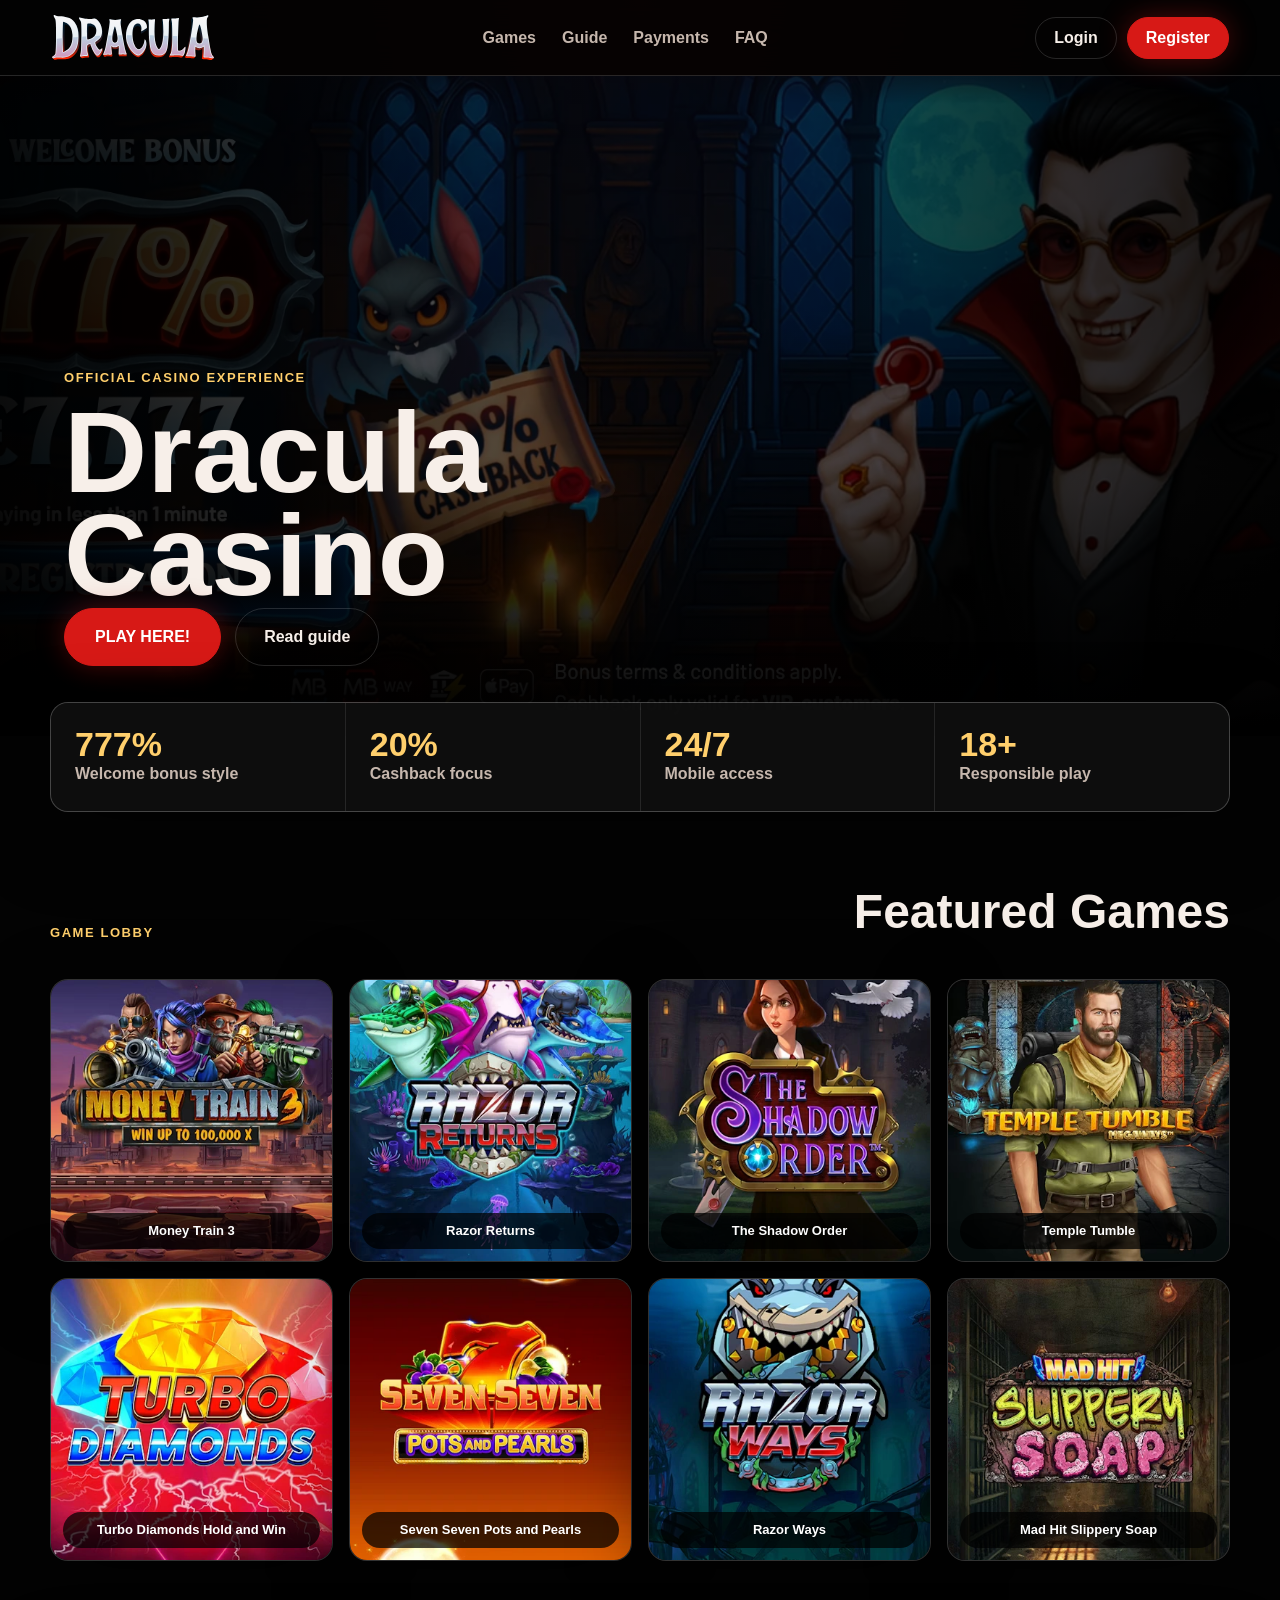
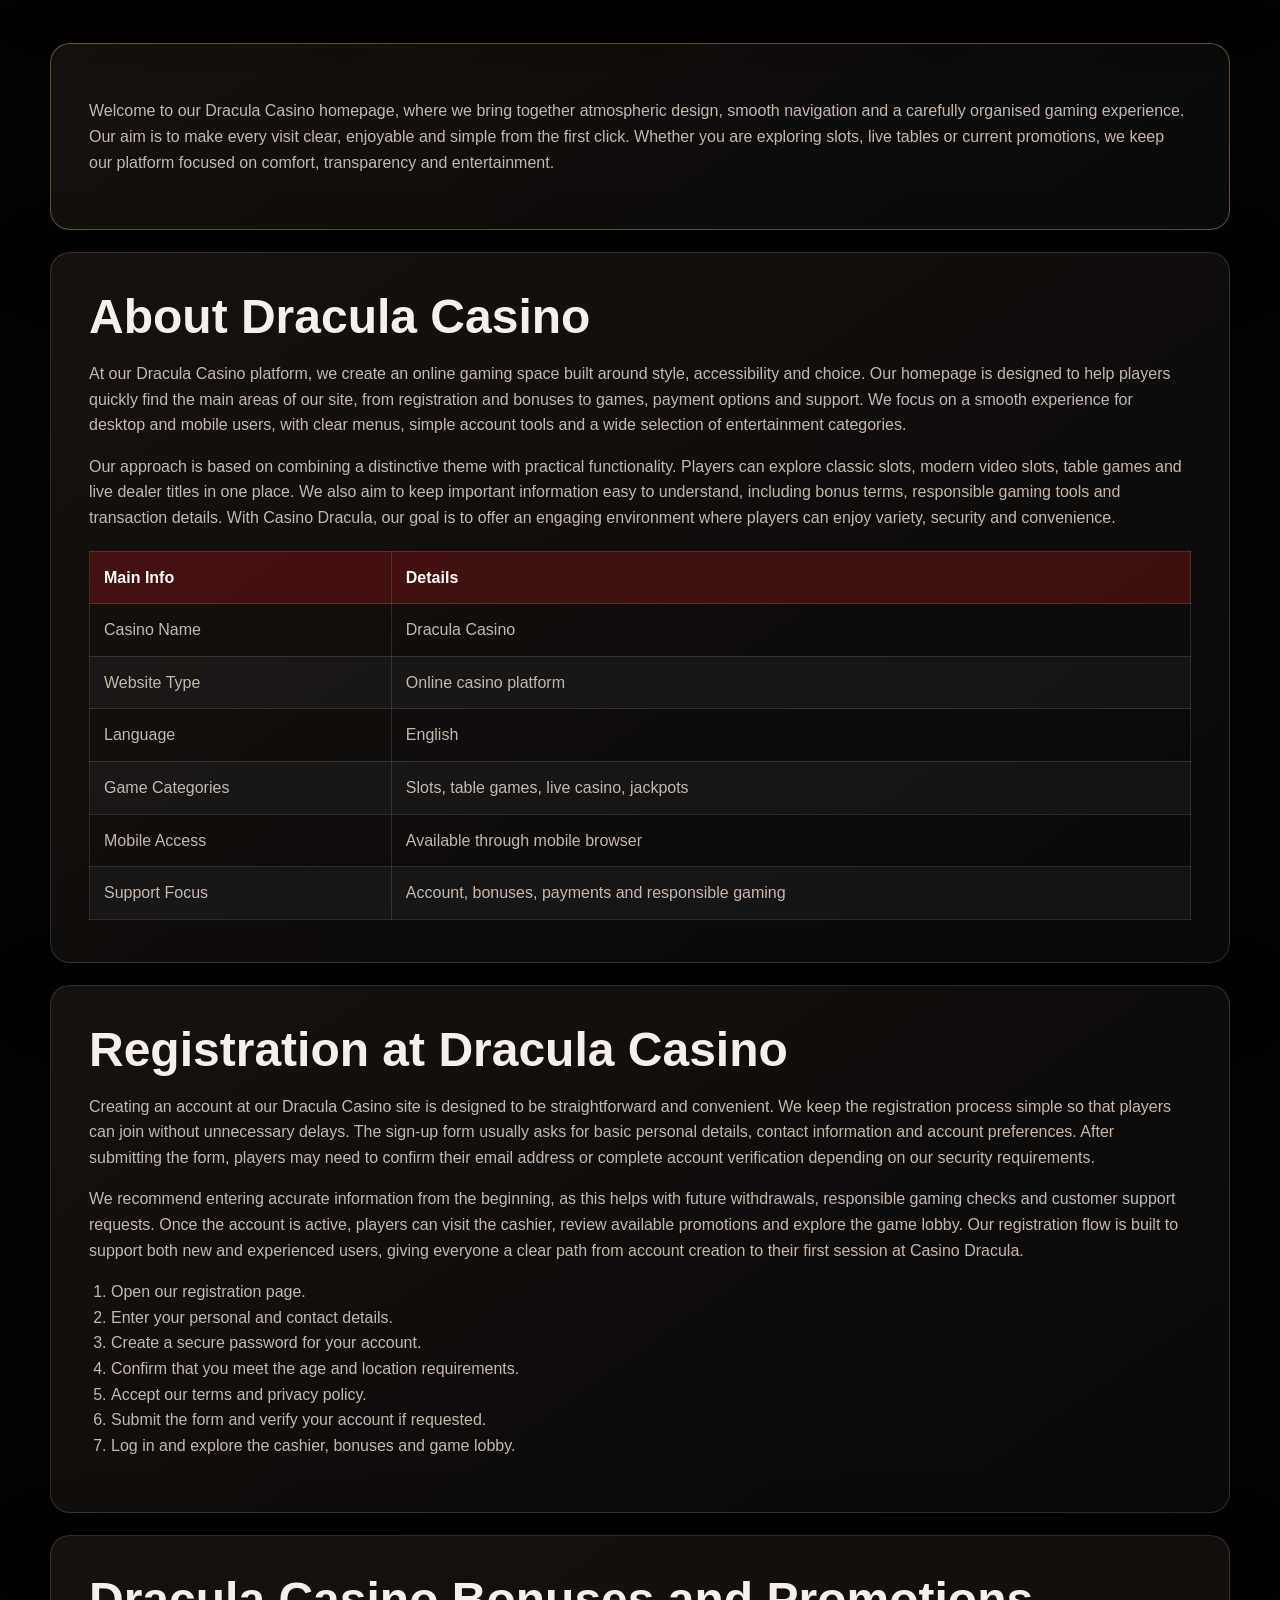
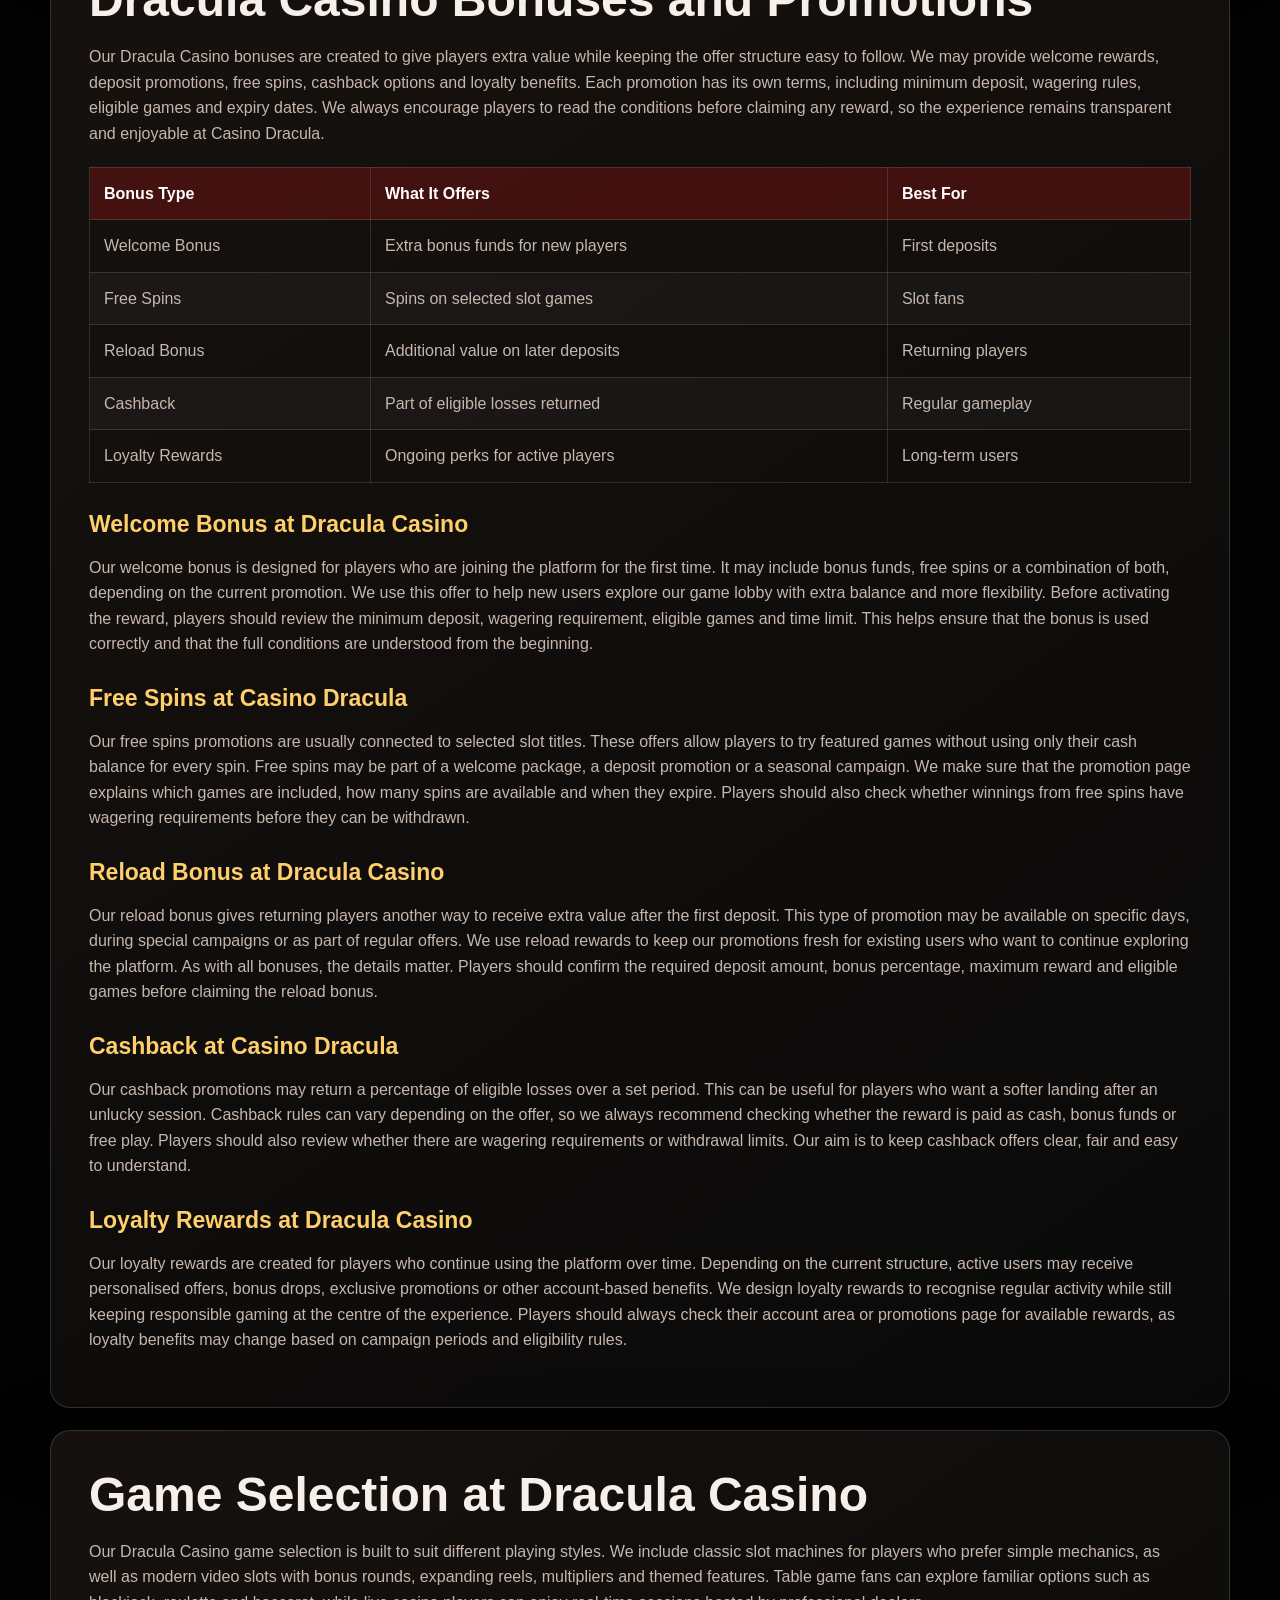
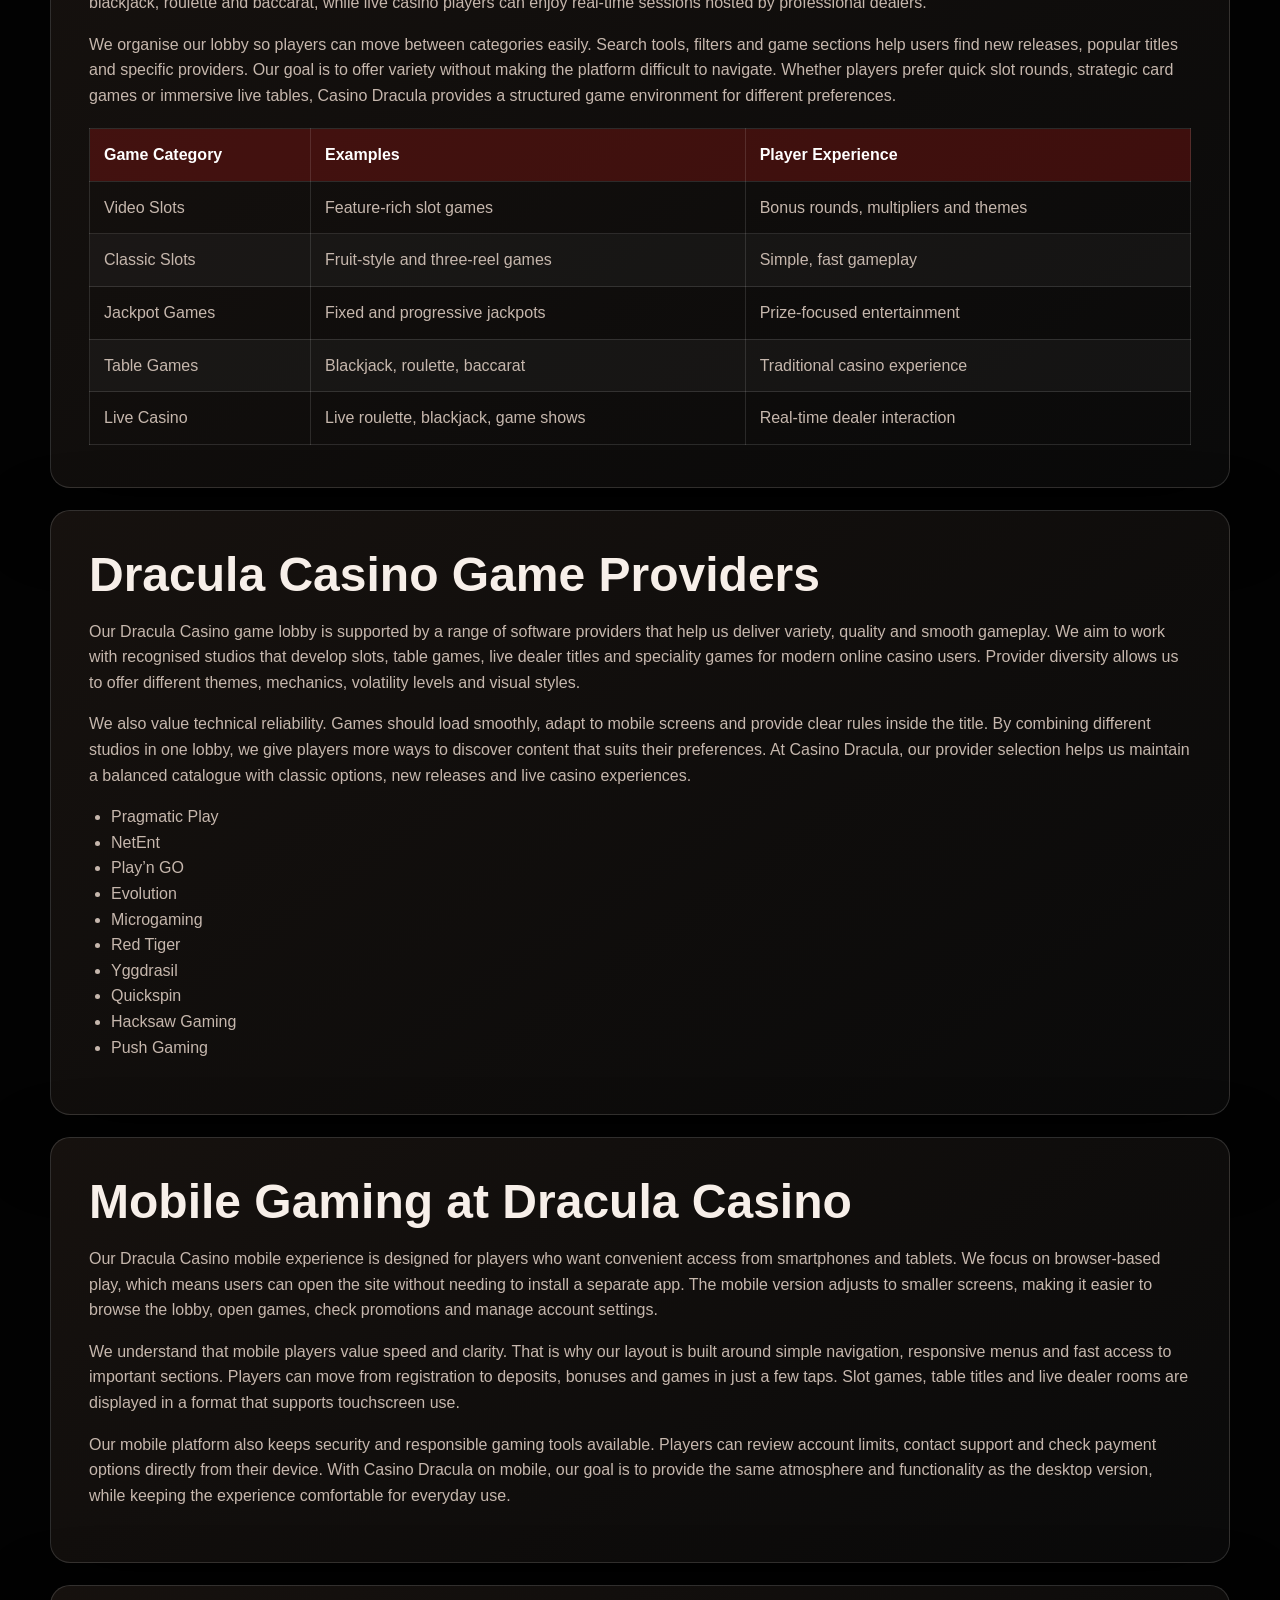
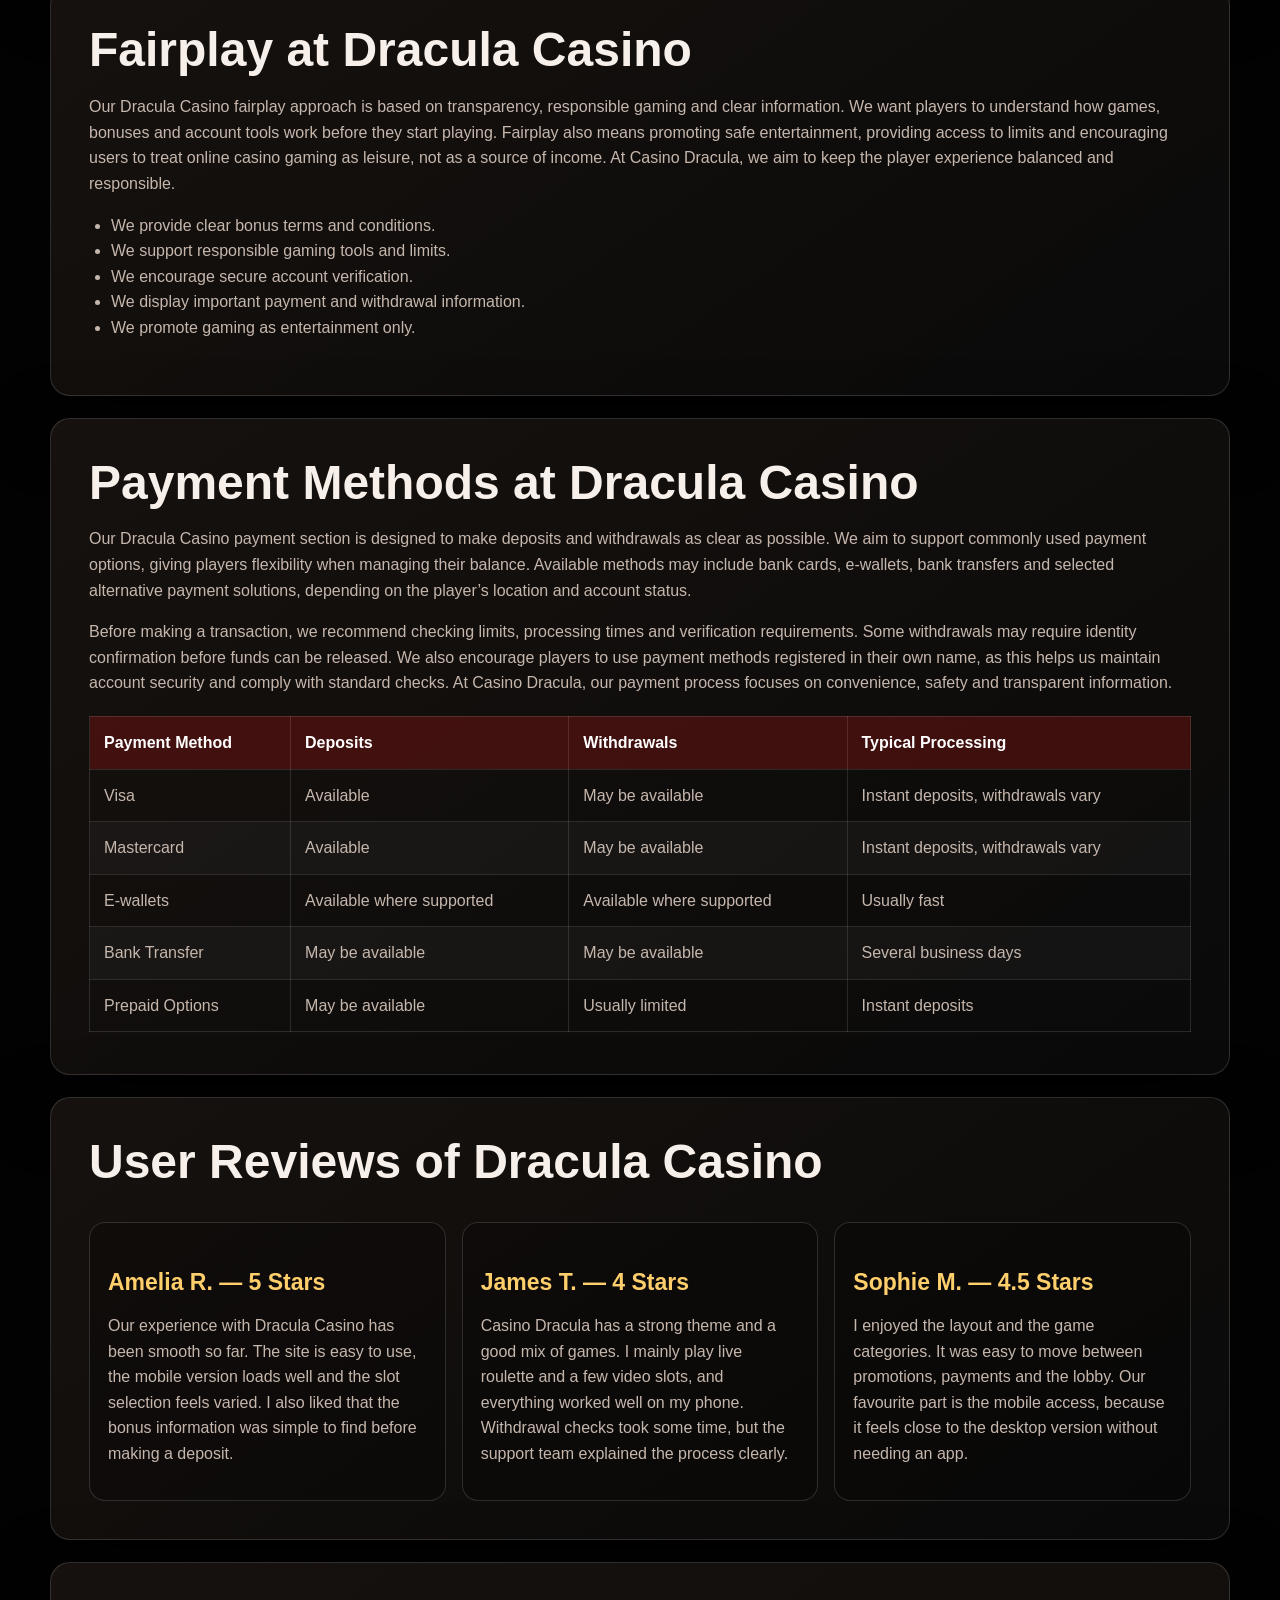
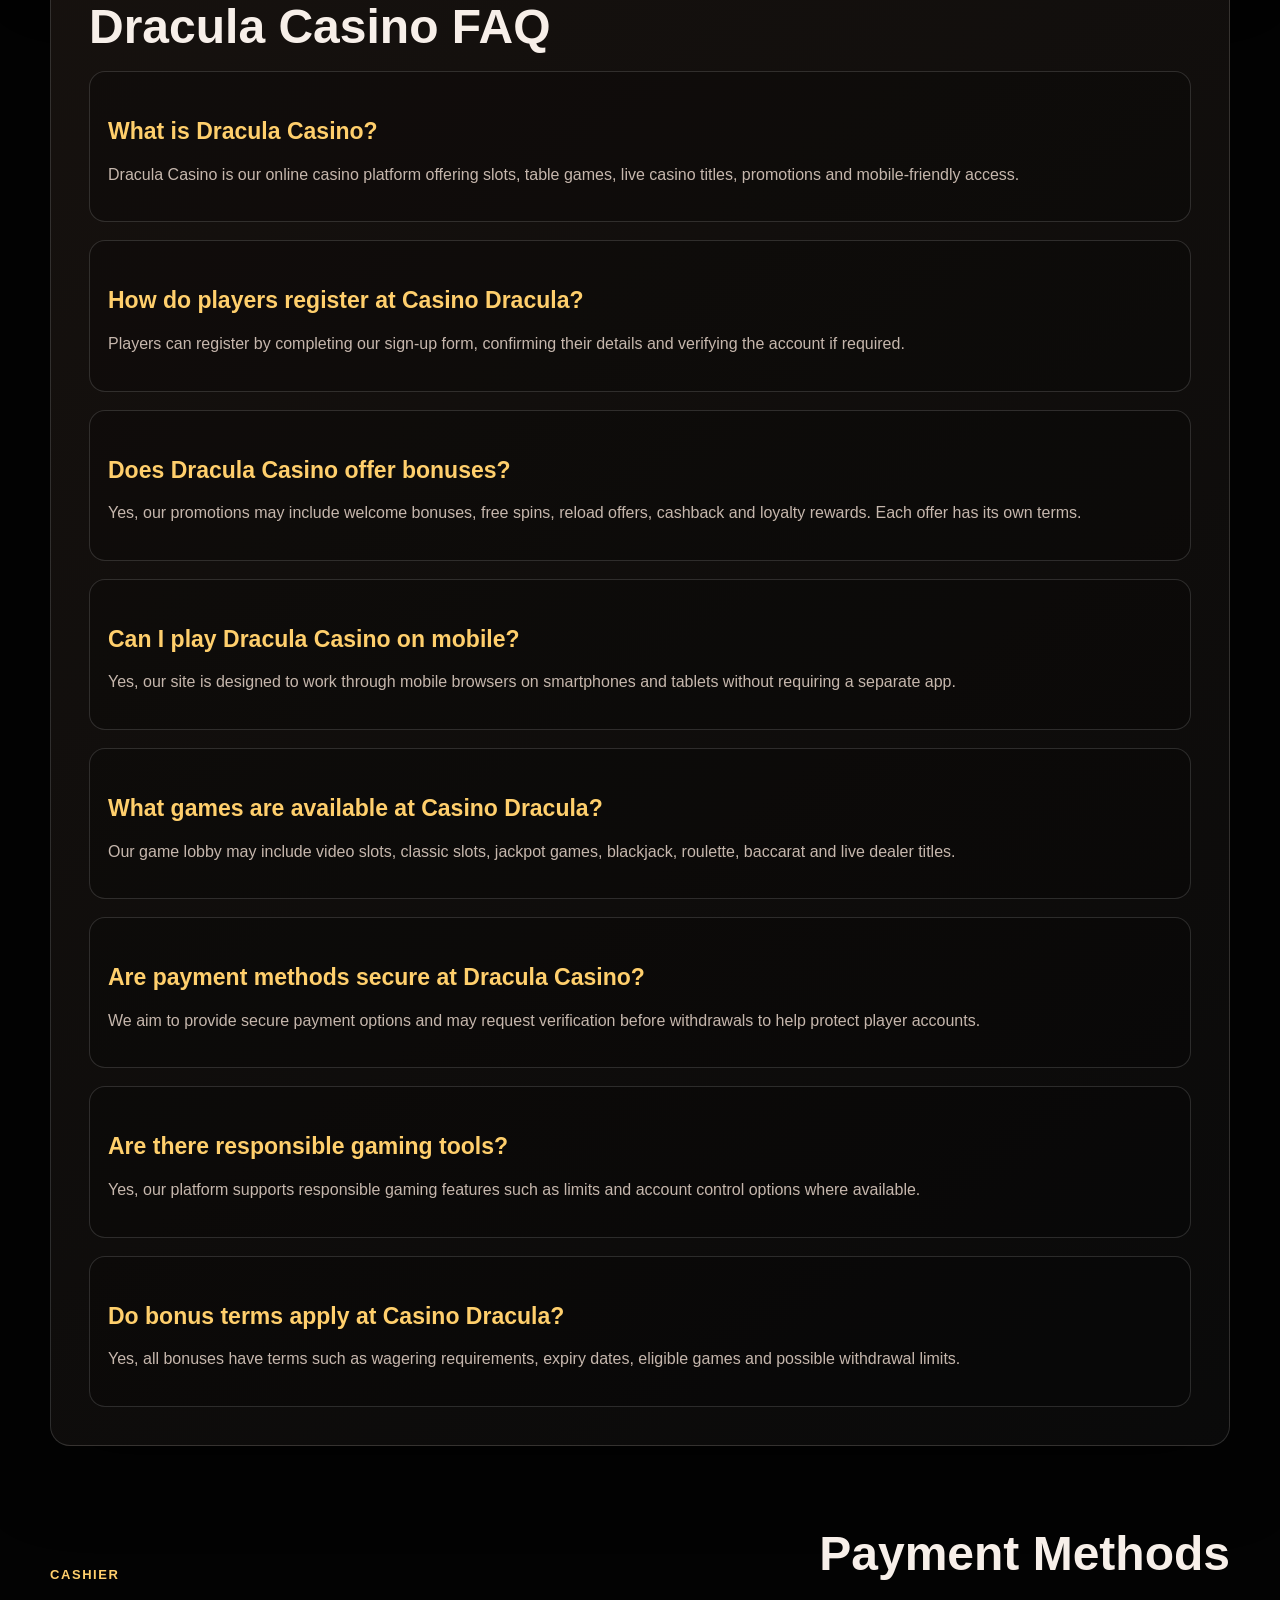
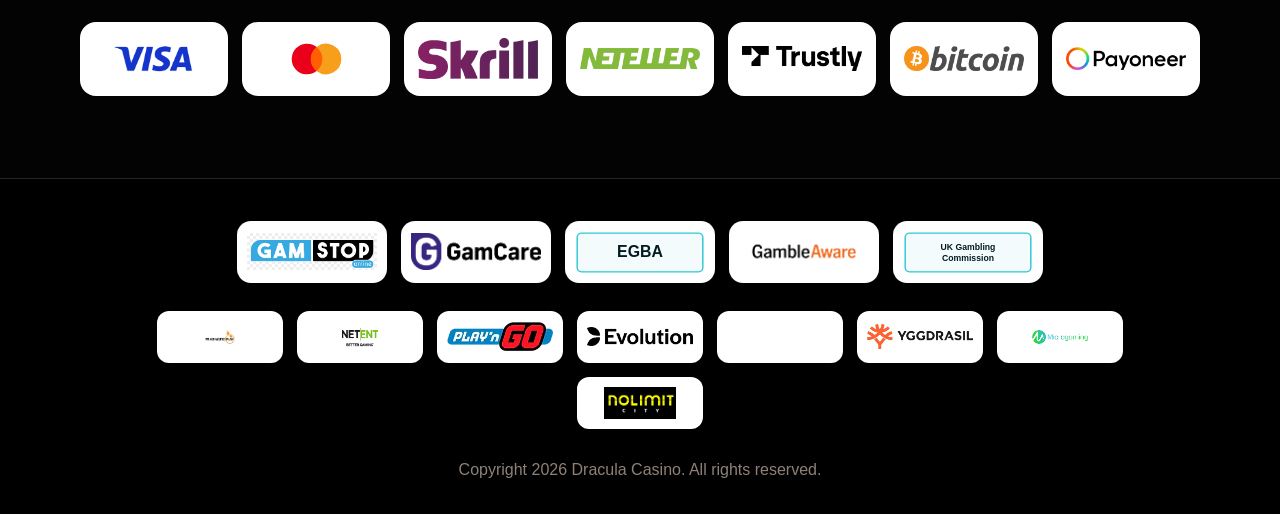
<file: en-gb/index.html>
<!DOCTYPE html>
<html lang="en-GB">
<head>
  <meta charset="UTF-8">
  <meta name="viewport" content="width=device-width, initial-scale=1.0">
  <meta name="description" content="Join our Dracula Casino official homepage to explore welcome bonus offers, online slots, live casino games, secure payments, mobile play and current promotions.">
  <title>Dracula Casino Official Site | Welcome Bonus &amp; Online Casino Games</title>
  <link rel="canonical" href="/en-gb/">
  <link rel="alternate" hreflang="en" href="/en-gb/">
  <link rel="icon" href="../dracula casino images/favicon (6).ico">
  <link rel="stylesheet" href="../styles.css">
</head>
<body>
  <header class="site-header">
    <a class="brand" href="/" aria-label="Dracula Casino home">
      <img src="../dracula casino images/dracula casino.svg" alt="Dracula Casino logo">
    </a>
    <nav class="main-nav" aria-label="Main navigation">
      <a href="#games">Games</a>
      <a href="#content">Guide</a>
      <a href="#payments">Payments</a>
      <a href="#faq">FAQ</a>
    </nav>
    <div class="header-actions">
      <a class="ghost-button" href="/go/">Login</a>
      <a class="solid-button" href="/go/">Register</a>
    </div>
  </header>

  <main>
    <section class="hero">
      <div class="hero-bg">
        <img src="../dracula casino images/dracula casino.webp" alt="Dracula Casino banner">
      </div>
      <div class="hero-content">
        <p class="eyebrow">Official Casino Experience</p>
        <h1>Dracula Casino</h1>
        <div class="hero-actions">
          <a class="cta-button" href="/go/">Play here!</a>
          <a class="outline-button" href="#content">Read guide</a>
        </div>
      </div>
    </section>

    <section class="stats-strip" aria-label="Casino highlights">
      <div><strong>777%</strong><span>Welcome bonus style</span></div>
      <div><strong>20%</strong><span>Cashback focus</span></div>
      <div><strong>24/7</strong><span>Mobile access</span></div>
      <div><strong>18+</strong><span>Responsible play</span></div>
    </section>

    <section class="games-band" id="games" aria-labelledby="games-title">
      <div class="section-heading">
        <p class="eyebrow">Game lobby</p>
        <h2 id="games-title">Featured Games</h2>
      </div>
      <div class="games-grid">
          <article class="game-card"><img src="../game images/money-train-3.webp" alt="Money Train 3"><span>Money Train 3</span></article>
          <article class="game-card"><img src="../game images/razor-returns.webp" alt="Razor Returns"><span>Razor Returns</span></article>
          <article class="game-card"><img src="../game images/the-shadow-order-pushgaming.webp" alt="The Shadow Order"><span>The Shadow Order</span></article>
          <article class="game-card"><img src="../game images/temple-tumble.webp" alt="Temple Tumble"><span>Temple Tumble</span></article>
          <article class="game-card"><img src="../game images/turbo-diamonds-hold-and-win.webp" alt="Turbo Diamonds Hold and Win"><span>Turbo Diamonds Hold and Win</span></article>
          <article class="game-card"><img src="../game images/seven-seven-pots-and-pearls.webp" alt="Seven Seven Pots and Pearls"><span>Seven Seven Pots and Pearls</span></article>
          <article class="game-card"><img src="../game images/razor-ways.webp" alt="Razor Ways"><span>Razor Ways</span></article>
          <article class="game-card"><img src="../game images/mad-hit-slippery-soap.webp" alt="Mad Hit Slippery Soap"><span>Mad Hit Slippery Soap</span></article>
      </div>
    </section>

    <section class="content-shell" id="content" aria-label="Dracula Casino homepage content">
      <section>
  <p>Welcome to our Dracula Casino homepage, where we bring together atmospheric design, smooth navigation and a carefully organised gaming experience. Our aim is to make every visit clear, enjoyable and simple from the first click. Whether you are exploring slots, live tables or current promotions, we keep our platform focused on comfort, transparency and entertainment.</p>
</section>

<section>
  <h2>About Dracula Casino</h2>
  <p>At our Dracula Casino platform, we create an online gaming space built around style, accessibility and choice. Our homepage is designed to help players quickly find the main areas of our site, from registration and bonuses to games, payment options and support. We focus on a smooth experience for desktop and mobile users, with clear menus, simple account tools and a wide selection of entertainment categories.</p>
  <p>Our approach is based on combining a distinctive theme with practical functionality. Players can explore classic slots, modern video slots, table games and live dealer titles in one place. We also aim to keep important information easy to understand, including bonus terms, responsible gaming tools and transaction details. With Casino Dracula, our goal is to offer an engaging environment where players can enjoy variety, security and convenience.</p>

  <table>
    <thead>
      <tr>
        <th>Main Info</th>
        <th>Details</th>
      </tr>
    </thead>
    <tbody>
      <tr>
        <td>Casino Name</td>
        <td>Dracula Casino</td>
      </tr>
      <tr>
        <td>Website Type</td>
        <td>Online casino platform</td>
      </tr>
      <tr>
        <td>Language</td>
        <td>English</td>
      </tr>
      <tr>
        <td>Game Categories</td>
        <td>Slots, table games, live casino, jackpots</td>
      </tr>
      <tr>
        <td>Mobile Access</td>
        <td>Available through mobile browser</td>
      </tr>
      <tr>
        <td>Support Focus</td>
        <td>Account, bonuses, payments and responsible gaming</td>
      </tr>
    </tbody>
  </table>
</section>

<section>
  <h2>Registration at Dracula Casino</h2>
  <p>Creating an account at our Dracula Casino site is designed to be straightforward and convenient. We keep the registration process simple so that players can join without unnecessary delays. The sign-up form usually asks for basic personal details, contact information and account preferences. After submitting the form, players may need to confirm their email address or complete account verification depending on our security requirements.</p>
  <p>We recommend entering accurate information from the beginning, as this helps with future withdrawals, responsible gaming checks and customer support requests. Once the account is active, players can visit the cashier, review available promotions and explore the game lobby. Our registration flow is built to support both new and experienced users, giving everyone a clear path from account creation to their first session at Casino Dracula.</p>

  <ol>
    <li>Open our registration page.</li>
    <li>Enter your personal and contact details.</li>
    <li>Create a secure password for your account.</li>
    <li>Confirm that you meet the age and location requirements.</li>
    <li>Accept our terms and privacy policy.</li>
    <li>Submit the form and verify your account if requested.</li>
    <li>Log in and explore the cashier, bonuses and game lobby.</li>
  </ol>
</section>

<section>
  <h2>Dracula Casino Bonuses and Promotions</h2>
  <p>Our Dracula Casino bonuses are created to give players extra value while keeping the offer structure easy to follow. We may provide welcome rewards, deposit promotions, free spins, cashback options and loyalty benefits. Each promotion has its own terms, including minimum deposit, wagering rules, eligible games and expiry dates. We always encourage players to read the conditions before claiming any reward, so the experience remains transparent and enjoyable at Casino Dracula.</p>

  <table>
    <thead>
      <tr>
        <th>Bonus Type</th>
        <th>What It Offers</th>
        <th>Best For</th>
      </tr>
    </thead>
    <tbody>
      <tr>
        <td>Welcome Bonus</td>
        <td>Extra bonus funds for new players</td>
        <td>First deposits</td>
      </tr>
      <tr>
        <td>Free Spins</td>
        <td>Spins on selected slot games</td>
        <td>Slot fans</td>
      </tr>
      <tr>
        <td>Reload Bonus</td>
        <td>Additional value on later deposits</td>
        <td>Returning players</td>
      </tr>
      <tr>
        <td>Cashback</td>
        <td>Part of eligible losses returned</td>
        <td>Regular gameplay</td>
      </tr>
      <tr>
        <td>Loyalty Rewards</td>
        <td>Ongoing perks for active players</td>
        <td>Long-term users</td>
      </tr>
    </tbody>
  </table>

  <h3>Welcome Bonus at Dracula Casino</h3>
  <p>Our welcome bonus is designed for players who are joining the platform for the first time. It may include bonus funds, free spins or a combination of both, depending on the current promotion. We use this offer to help new users explore our game lobby with extra balance and more flexibility. Before activating the reward, players should review the minimum deposit, wagering requirement, eligible games and time limit. This helps ensure that the bonus is used correctly and that the full conditions are understood from the beginning.</p>

  <h3>Free Spins at Casino Dracula</h3>
  <p>Our free spins promotions are usually connected to selected slot titles. These offers allow players to try featured games without using only their cash balance for every spin. Free spins may be part of a welcome package, a deposit promotion or a seasonal campaign. We make sure that the promotion page explains which games are included, how many spins are available and when they expire. Players should also check whether winnings from free spins have wagering requirements before they can be withdrawn.</p>

  <h3>Reload Bonus at Dracula Casino</h3>
  <p>Our reload bonus gives returning players another way to receive extra value after the first deposit. This type of promotion may be available on specific days, during special campaigns or as part of regular offers. We use reload rewards to keep our promotions fresh for existing users who want to continue exploring the platform. As with all bonuses, the details matter. Players should confirm the required deposit amount, bonus percentage, maximum reward and eligible games before claiming the reload bonus.</p>

  <h3>Cashback at Casino Dracula</h3>
  <p>Our cashback promotions may return a percentage of eligible losses over a set period. This can be useful for players who want a softer landing after an unlucky session. Cashback rules can vary depending on the offer, so we always recommend checking whether the reward is paid as cash, bonus funds or free play. Players should also review whether there are wagering requirements or withdrawal limits. Our aim is to keep cashback offers clear, fair and easy to understand.</p>

  <h3>Loyalty Rewards at Dracula Casino</h3>
  <p>Our loyalty rewards are created for players who continue using the platform over time. Depending on the current structure, active users may receive personalised offers, bonus drops, exclusive promotions or other account-based benefits. We design loyalty rewards to recognise regular activity while still keeping responsible gaming at the centre of the experience. Players should always check their account area or promotions page for available rewards, as loyalty benefits may change based on campaign periods and eligibility rules.</p>
</section>

<section>
  <h2>Game Selection at Dracula Casino</h2>
  <p>Our Dracula Casino game selection is built to suit different playing styles. We include classic slot machines for players who prefer simple mechanics, as well as modern video slots with bonus rounds, expanding reels, multipliers and themed features. Table game fans can explore familiar options such as blackjack, roulette and baccarat, while live casino players can enjoy real-time sessions hosted by professional dealers.</p>
  <p>We organise our lobby so players can move between categories easily. Search tools, filters and game sections help users find new releases, popular titles and specific providers. Our goal is to offer variety without making the platform difficult to navigate. Whether players prefer quick slot rounds, strategic card games or immersive live tables, Casino Dracula provides a structured game environment for different preferences.</p>

  <table>
    <thead>
      <tr>
        <th>Game Category</th>
        <th>Examples</th>
        <th>Player Experience</th>
      </tr>
    </thead>
    <tbody>
      <tr>
        <td>Video Slots</td>
        <td>Feature-rich slot games</td>
        <td>Bonus rounds, multipliers and themes</td>
      </tr>
      <tr>
        <td>Classic Slots</td>
        <td>Fruit-style and three-reel games</td>
        <td>Simple, fast gameplay</td>
      </tr>
      <tr>
        <td>Jackpot Games</td>
        <td>Fixed and progressive jackpots</td>
        <td>Prize-focused entertainment</td>
      </tr>
      <tr>
        <td>Table Games</td>
        <td>Blackjack, roulette, baccarat</td>
        <td>Traditional casino experience</td>
      </tr>
      <tr>
        <td>Live Casino</td>
        <td>Live roulette, blackjack, game shows</td>
        <td>Real-time dealer interaction</td>
      </tr>
    </tbody>
  </table>
</section>

<section>
  <h2>Dracula Casino Game Providers</h2>
  <p>Our Dracula Casino game lobby is supported by a range of software providers that help us deliver variety, quality and smooth gameplay. We aim to work with recognised studios that develop slots, table games, live dealer titles and speciality games for modern online casino users. Provider diversity allows us to offer different themes, mechanics, volatility levels and visual styles.</p>
  <p>We also value technical reliability. Games should load smoothly, adapt to mobile screens and provide clear rules inside the title. By combining different studios in one lobby, we give players more ways to discover content that suits their preferences. At Casino Dracula, our provider selection helps us maintain a balanced catalogue with classic options, new releases and live casino experiences.</p>

  <ul>
    <li>Pragmatic Play</li>
    <li>NetEnt</li>
    <li>Play’n GO</li>
    <li>Evolution</li>
    <li>Microgaming</li>
    <li>Red Tiger</li>
    <li>Yggdrasil</li>
    <li>Quickspin</li>
    <li>Hacksaw Gaming</li>
    <li>Push Gaming</li>
  </ul>
</section>

<section>
  <h2>Mobile Gaming at Dracula Casino</h2>
  <p>Our Dracula Casino mobile experience is designed for players who want convenient access from smartphones and tablets. We focus on browser-based play, which means users can open the site without needing to install a separate app. The mobile version adjusts to smaller screens, making it easier to browse the lobby, open games, check promotions and manage account settings.</p>
  <p>We understand that mobile players value speed and clarity. That is why our layout is built around simple navigation, responsive menus and fast access to important sections. Players can move from registration to deposits, bonuses and games in just a few taps. Slot games, table titles and live dealer rooms are displayed in a format that supports touchscreen use.</p>
  <p>Our mobile platform also keeps security and responsible gaming tools available. Players can review account limits, contact support and check payment options directly from their device. With Casino Dracula on mobile, our goal is to provide the same atmosphere and functionality as the desktop version, while keeping the experience comfortable for everyday use.</p>
</section>

<section>
  <h2>Fairplay at Dracula Casino</h2>
  <p>Our Dracula Casino fairplay approach is based on transparency, responsible gaming and clear information. We want players to understand how games, bonuses and account tools work before they start playing. Fairplay also means promoting safe entertainment, providing access to limits and encouraging users to treat online casino gaming as leisure, not as a source of income. At Casino Dracula, we aim to keep the player experience balanced and responsible.</p>

  <ul>
    <li>We provide clear bonus terms and conditions.</li>
    <li>We support responsible gaming tools and limits.</li>
    <li>We encourage secure account verification.</li>
    <li>We display important payment and withdrawal information.</li>
    <li>We promote gaming as entertainment only.</li>
  </ul>
</section>

<section>
  <h2>Payment Methods at Dracula Casino</h2>
  <p>Our Dracula Casino payment section is designed to make deposits and withdrawals as clear as possible. We aim to support commonly used payment options, giving players flexibility when managing their balance. Available methods may include bank cards, e-wallets, bank transfers and selected alternative payment solutions, depending on the player’s location and account status.</p>
  <p>Before making a transaction, we recommend checking limits, processing times and verification requirements. Some withdrawals may require identity confirmation before funds can be released. We also encourage players to use payment methods registered in their own name, as this helps us maintain account security and comply with standard checks. At Casino Dracula, our payment process focuses on convenience, safety and transparent information.</p>

  <table>
    <thead>
      <tr>
        <th>Payment Method</th>
        <th>Deposits</th>
        <th>Withdrawals</th>
        <th>Typical Processing</th>
      </tr>
    </thead>
    <tbody>
      <tr>
        <td>Visa</td>
        <td>Available</td>
        <td>May be available</td>
        <td>Instant deposits, withdrawals vary</td>
      </tr>
      <tr>
        <td>Mastercard</td>
        <td>Available</td>
        <td>May be available</td>
        <td>Instant deposits, withdrawals vary</td>
      </tr>
      <tr>
        <td>E-wallets</td>
        <td>Available where supported</td>
        <td>Available where supported</td>
        <td>Usually fast</td>
      </tr>
      <tr>
        <td>Bank Transfer</td>
        <td>May be available</td>
        <td>May be available</td>
        <td>Several business days</td>
      </tr>
      <tr>
        <td>Prepaid Options</td>
        <td>May be available</td>
        <td>Usually limited</td>
        <td>Instant deposits</td>
      </tr>
    </tbody>
  </table>
</section>

<section>
  <h2>User Reviews of Dracula Casino</h2>

  <article>
    <h3>Amelia R. — 5 Stars</h3>
    <p>Our experience with Dracula Casino has been smooth so far. The site is easy to use, the mobile version loads well and the slot selection feels varied. I also liked that the bonus information was simple to find before making a deposit.</p>
  </article>

  <article>
    <h3>James T. — 4 Stars</h3>
    <p>Casino Dracula has a strong theme and a good mix of games. I mainly play live roulette and a few video slots, and everything worked well on my phone. Withdrawal checks took some time, but the support team explained the process clearly.</p>
  </article>

  <article>
    <h3>Sophie M. — 4.5 Stars</h3>
    <p>I enjoyed the layout and the game categories. It was easy to move between promotions, payments and the lobby. Our favourite part is the mobile access, because it feels close to the desktop version without needing an app.</p>
  </article>
</section>

<section>
  <h2>Dracula Casino FAQ</h2>

  <div>
    <h3>What is Dracula Casino?</h3>
    <p>Dracula Casino is our online casino platform offering slots, table games, live casino titles, promotions and mobile-friendly access.</p>
  </div>

  <div>
    <h3>How do players register at Casino Dracula?</h3>
    <p>Players can register by completing our sign-up form, confirming their details and verifying the account if required.</p>
  </div>

  <div>
    <h3>Does Dracula Casino offer bonuses?</h3>
    <p>Yes, our promotions may include welcome bonuses, free spins, reload offers, cashback and loyalty rewards. Each offer has its own terms.</p>
  </div>

  <div>
    <h3>Can I play Dracula Casino on mobile?</h3>
    <p>Yes, our site is designed to work through mobile browsers on smartphones and tablets without requiring a separate app.</p>
  </div>

  <div>
    <h3>What games are available at Casino Dracula?</h3>
    <p>Our game lobby may include video slots, classic slots, jackpot games, blackjack, roulette, baccarat and live dealer titles.</p>
  </div>

  <div>
    <h3>Are payment methods secure at Dracula Casino?</h3>
    <p>We aim to provide secure payment options and may request verification before withdrawals to help protect player accounts.</p>
  </div>

  <div>
    <h3>Are there responsible gaming tools?</h3>
    <p>Yes, our platform supports responsible gaming features such as limits and account control options where available.</p>
  </div>

  <div>
    <h3>Do bonus terms apply at Casino Dracula?</h3>
    <p>Yes, all bonuses have terms such as wagering requirements, expiry dates, eligible games and possible withdrawal limits.</p>
  </div>
</section>

    </section>

    <section class="payments-band" id="payments" aria-labelledby="payments-title">
      <div class="section-heading">
        <p class="eyebrow">Cashier</p>
        <h2 id="payments-title">Payment Methods</h2>
      </div>
      <div class="payment-grid">
          <img src="../payment methods/visa-method.png" alt="Visa">
          <img src="../payment methods/mastercard-method.svg" alt="Mastercard">
          <img src="../payment methods/skrill-method.png" alt="Skrill">
          <img src="../payment methods/neteller-method.png" alt="Neteller">
          <img src="../payment methods/trustly-method.webp" alt="Trustly">
          <img src="../payment methods/bitcoin-method.png" alt="Bitcoin">
          <img src="../payment methods/payoneer-method.png" alt="Payoneer">
      </div>
    </section>
  </main>

  <footer class="site-footer">
    <section class="trust-row" aria-label="Trust organisations">
      <a href="https://www.gamstop.co.uk/" target="_blank" rel="noopener noreferrer"><img src="../trust badges/gamstop.png" alt="Gamstop"></a>
      <a href="https://www.gamcare.org.uk/" target="_blank" rel="noopener noreferrer"><img src="../trust badges/GamCare.png" alt="GamCare"></a>
      <a href="https://www.egba.eu/" target="_blank" rel="noopener noreferrer"><img src="../trust badges/egba.svg" alt="EGBA"></a>
      <a href="https://www.begambleaware.org/" target="_blank" rel="noopener noreferrer"><img src="../trust badges/gambleaware.png" alt="BeGambleAware"></a>
      <a href="https://www.gamblingcommission.gov.uk/" target="_blank" rel="noopener noreferrer"><img src="../trust badges/uk-gambling-commission.svg" alt="UK Gambling Commission"></a>
    </section>
    <section class="provider-row" aria-label="Game providers">
      <img src="../providers/pragmatic-play-logo-png.png" alt="Pragmatic Play">
          <img src="../providers/netentlogo.png" alt="NetEnt">
          <img src="../providers/playngo.webp" alt="Play n GO">
          <img src="../providers/evolution.png" alt="Evolution">
          <img src="../providers/quickspin.png" alt="Quickspin">
          <img src="../providers/Yggdrasil Gaming_Logo_1.png" alt="Yggdrasil Gaming">
          <img src="../providers/microgaming-logo.png" alt="Microgaming">
          <img src="../providers/nolimit city.png" alt="Nolimit City">
    </section>
    <p>Copyright 2026 Dracula Casino. All rights reserved.</p>
  </footer>

  <script src="../script.js"></script>
</body>
</html>
</file>
<file: styles.css>
:root {
  --bg: #030303;
  --panel: #101010;
  --panel-soft: #17120f;
  --red: #d71916;
  --red-dark: #7a0c0b;
  --gold: #ffcf6c;
  --text: #f7efe9;
  --muted: #c6b7ad;
  --line: rgba(255, 255, 255, 0.14);
  --shadow: 0 24px 70px rgba(0, 0, 0, 0.5);
}

* { box-sizing: border-box; }
html { scroll-behavior: smooth; }
body {
  margin: 0;
  background: radial-gradient(circle at 50% 0%, rgba(215, 25, 22, 0.18), transparent 36rem), var(--bg);
  color: var(--text);
  font-family: Arial, Helvetica, sans-serif;
  line-height: 1.6;
}
img { display: block; max-width: 100%; }
a { color: inherit; }

.site-header {
  position: sticky;
  top: 0;
  z-index: 20;
  min-height: 76px;
  display: grid;
  grid-template-columns: auto 1fr auto;
  align-items: center;
  gap: 24px;
  padding: 12px clamp(16px, 4vw, 56px);
  border-bottom: 1px solid var(--line);
  background: rgba(3, 3, 3, 0.88);
  backdrop-filter: blur(16px);
}
.brand img { width: 164px; }
.main-nav { display: flex; justify-content: center; gap: 26px; }
.main-nav a,
.header-actions a,
.cta-button,
.outline-button {
  text-decoration: none;
  font-weight: 800;
}
.main-nav a { color: var(--muted); }
.main-nav a:hover { color: var(--gold); }
.header-actions { display: flex; gap: 10px; }
.ghost-button,
.solid-button,
.outline-button,
.cta-button {
  min-height: 42px;
  display: inline-flex;
  align-items: center;
  justify-content: center;
  border-radius: 999px;
  padding: 0 18px;
}
.ghost-button,
.outline-button { border: 1px solid var(--line); color: var(--text); }
.solid-button,
.cta-button { border: 1px solid var(--red); background: var(--red); color: #fff; box-shadow: 0 0 28px rgba(215, 25, 22, 0.35); }
.cta-button { min-height: 58px; padding: 0 30px; text-transform: uppercase; animation: glow 1.6s ease-in-out infinite; }
.outline-button { min-height: 58px; padding: 0 28px; }

.hero {
  position: relative;
  min-height: 660px;
  display: grid;
  align-items: end;
  overflow: hidden;
  padding: 120px clamp(16px, 5vw, 72px) 70px;
}
.hero-bg { position: absolute; inset: 0; }
.hero-bg::after {
  content: "";
  position: absolute;
  inset: 0;
  background: linear-gradient(90deg, rgba(0,0,0,0.94), rgba(0,0,0,0.48), rgba(0,0,0,0.88)), linear-gradient(0deg, #030303 0%, transparent 42%);
}
.hero-bg img { width: 100%; height: 100%; object-fit: cover; opacity: 0.78; }
.hero-content { position: relative; width: min(760px, 100%); }
.eyebrow { margin: 0 0 12px; color: var(--gold); font-size: 13px; font-weight: 900; letter-spacing: 0.12em; text-transform: uppercase; }
h1 { margin: 0; font-size: clamp(54px, 9vw, 118px); line-height: 0.9; letter-spacing: 0; }
.hero-text { width: min(620px, 100%); margin: 22px 0 30px; color: var(--muted); font-size: 20px; }
.hero-actions { display: flex; flex-wrap: wrap; gap: 14px; }

@keyframes glow {
  0%, 100% { transform: scale(1); box-shadow: 0 0 24px rgba(215, 25, 22, 0.35); }
  50% { transform: scale(1.035); box-shadow: 0 0 44px rgba(255, 207, 108, 0.32); }
}

.stats-strip {
  width: min(1180px, calc(100% - 32px));
  display: grid;
  grid-template-columns: repeat(4, 1fr);
  gap: 1px;
  margin: -34px auto 74px;
  position: relative;
  z-index: 3;
  overflow: hidden;
  border: 1px solid var(--line);
  border-radius: 18px;
  background: var(--line);
  box-shadow: var(--shadow);
}
.stats-strip div { background: rgba(13, 13, 13, 0.96); padding: 24px; }
.stats-strip strong { display: block; color: var(--gold); font-size: 34px; line-height: 1; }
.stats-strip span { color: var(--muted); font-weight: 700; }

.games-band,
.payments-band,
.content-shell {
  width: min(1180px, calc(100% - 32px));
  margin: 0 auto 82px;
}
.section-heading { display: flex; align-items: end; justify-content: space-between; gap: 24px; margin-bottom: 24px; }
h2 { margin: 0 0 18px; color: var(--text); font-size: clamp(30px, 4vw, 48px); line-height: 1.08; letter-spacing: 0; }
h3 { margin: 28px 0 10px; color: var(--gold); font-size: 23px; line-height: 1.2; letter-spacing: 0; }
p, li, td, th { color: var(--muted); }

.games-grid { display: grid; grid-template-columns: repeat(4, 1fr); gap: 16px; }
.game-card { position: relative; aspect-ratio: 1; overflow: hidden; border: 1px solid var(--line); border-radius: 18px; background: var(--panel); box-shadow: var(--shadow); }
.game-card img { width: 100%; height: 100%; object-fit: cover; transition: transform 220ms ease; }
.game-card:hover img { transform: scale(1.06); }
.game-card span { position: absolute; left: 12px; right: 12px; bottom: 12px; border-radius: 999px; background: rgba(0,0,0,0.72); color: #fff; font-size: 13px; font-weight: 900; padding: 8px 10px; text-align: center; }

.content-shell > section {
  margin-bottom: 22px;
  border: 1px solid var(--line);
  border-radius: 20px;
  background: linear-gradient(145deg, rgba(23, 18, 15, 0.96), rgba(10, 10, 10, 0.98));
  padding: clamp(22px, 4vw, 38px);
  box-shadow: var(--shadow);
}
.content-shell > section:first-child { border-color: rgba(255, 207, 108, 0.35); }
.content-shell table { width: 100%; min-width: 640px; border-collapse: collapse; margin: 20px 0 4px; overflow: hidden; }
.content-shell table th,
.content-shell table td { border: 1px solid rgba(255,255,255,0.12); padding: 13px 14px; text-align: left; vertical-align: top; }
.content-shell table th { background: rgba(215, 25, 22, 0.24); color: #fff; }
.content-shell table tbody tr:nth-child(even) { background: rgba(255,255,255,0.035); }
.content-shell ul,
.content-shell ol { padding-left: 22px; }
.content-shell article,
.content-shell section div { border-top: 1px solid var(--line); margin-top: 18px; padding-top: 18px; }
.content-shell section:has(h2 + article) { display: grid; grid-template-columns: repeat(3, 1fr); gap: 16px; }
.content-shell section:has(h2 + article) h2 { grid-column: 1 / -1; }
.content-shell section:has(h2 + article) article { border: 1px solid var(--line); border-radius: 16px; background: rgba(0,0,0,0.22); padding: 18px; margin: 0; }
.content-shell section:has(h2 + div) div { border: 1px solid var(--line); border-radius: 16px; background: rgba(0,0,0,0.2); padding: 18px; }

.payment-grid,
.provider-row,
.trust-row { display: flex; flex-wrap: wrap; justify-content: center; align-items: center; gap: 14px; }
.payment-grid img { width: 148px; height: 74px; object-fit: contain; border-radius: 16px; background: #fff; padding: 14px; }
.site-footer { border-top: 1px solid var(--line); background: #000; padding: 42px 16px 32px; }
.trust-row a { display: grid; place-items: center; width: 150px; height: 62px; border-radius: 14px; background: #fff; padding: 10px; }
.trust-row img { max-height: 100%; object-fit: contain; }
.provider-row { width: min(980px, 100%); margin: 28px auto; }
.provider-row img { width: 126px; height: 52px; object-fit: contain; border-radius: 12px; background: #fff; padding: 10px; }
.site-footer p { margin: 0; text-align: center; color: #8e8178; }

@media (max-width: 860px) {
  .site-header { grid-template-columns: auto auto; gap: 10px; min-height: 62px; }
  .brand img { width: 108px; }
  .main-nav { display: none; }
  .header-actions { justify-content: end; }
  .ghost-button,
  .solid-button { min-height: 34px; padding: 0 12px; font-size: 13px; }
  .hero { min-height: 560px; padding-top: 96px; }
  .stats-strip { grid-template-columns: repeat(2, 1fr); margin-bottom: 50px; }
  .games-grid { grid-template-columns: repeat(2, 1fr); }
  .content-shell section:has(h2 + article) { grid-template-columns: 1fr; }
  .content-shell table { min-width: 560px; }
}

@media (max-width: 520px) {
  .hero { min-height: 500px; padding-bottom: 46px; }
  h1 { font-size: 54px; }
  .hero-text { font-size: 17px; }
  .stats-strip { grid-template-columns: 1fr; }
  .content-shell > section { border-radius: 16px; }
  .payment-grid img,
  .trust-row a { width: 132px; }
}
</file>
